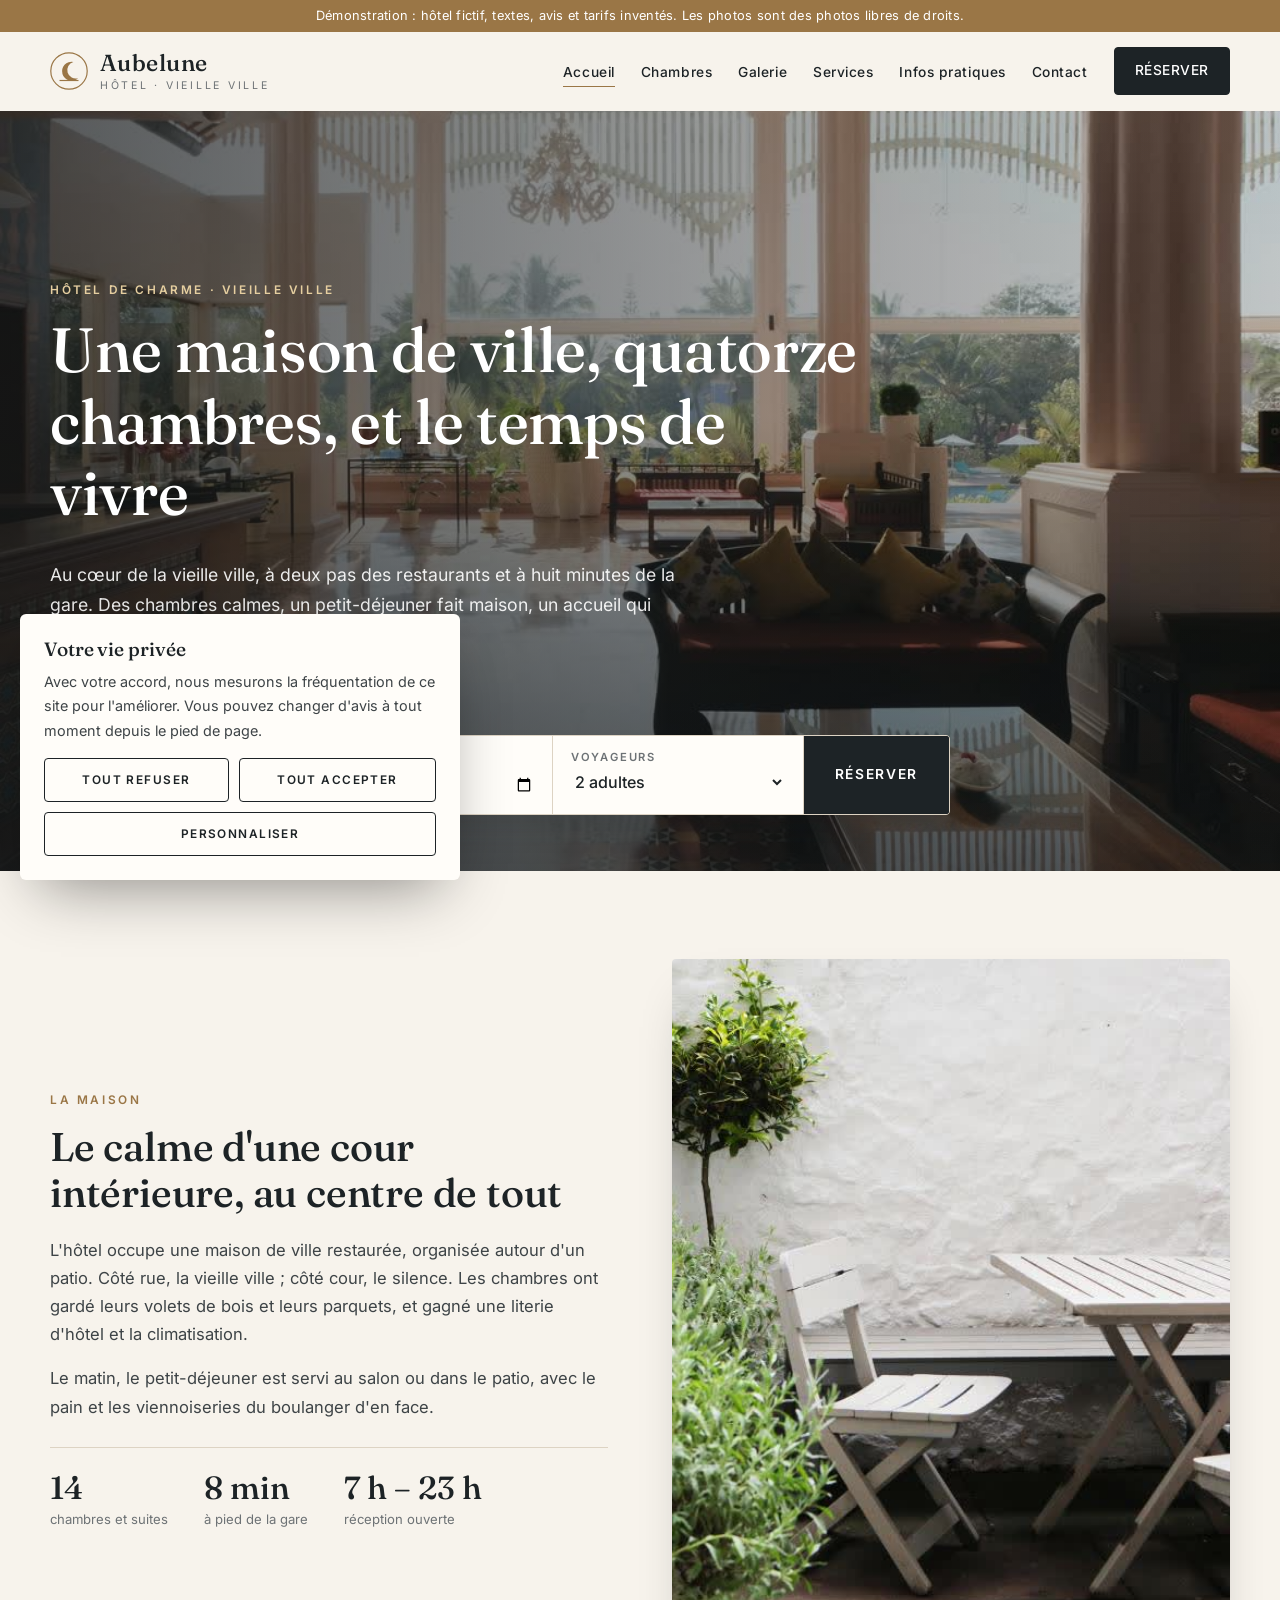
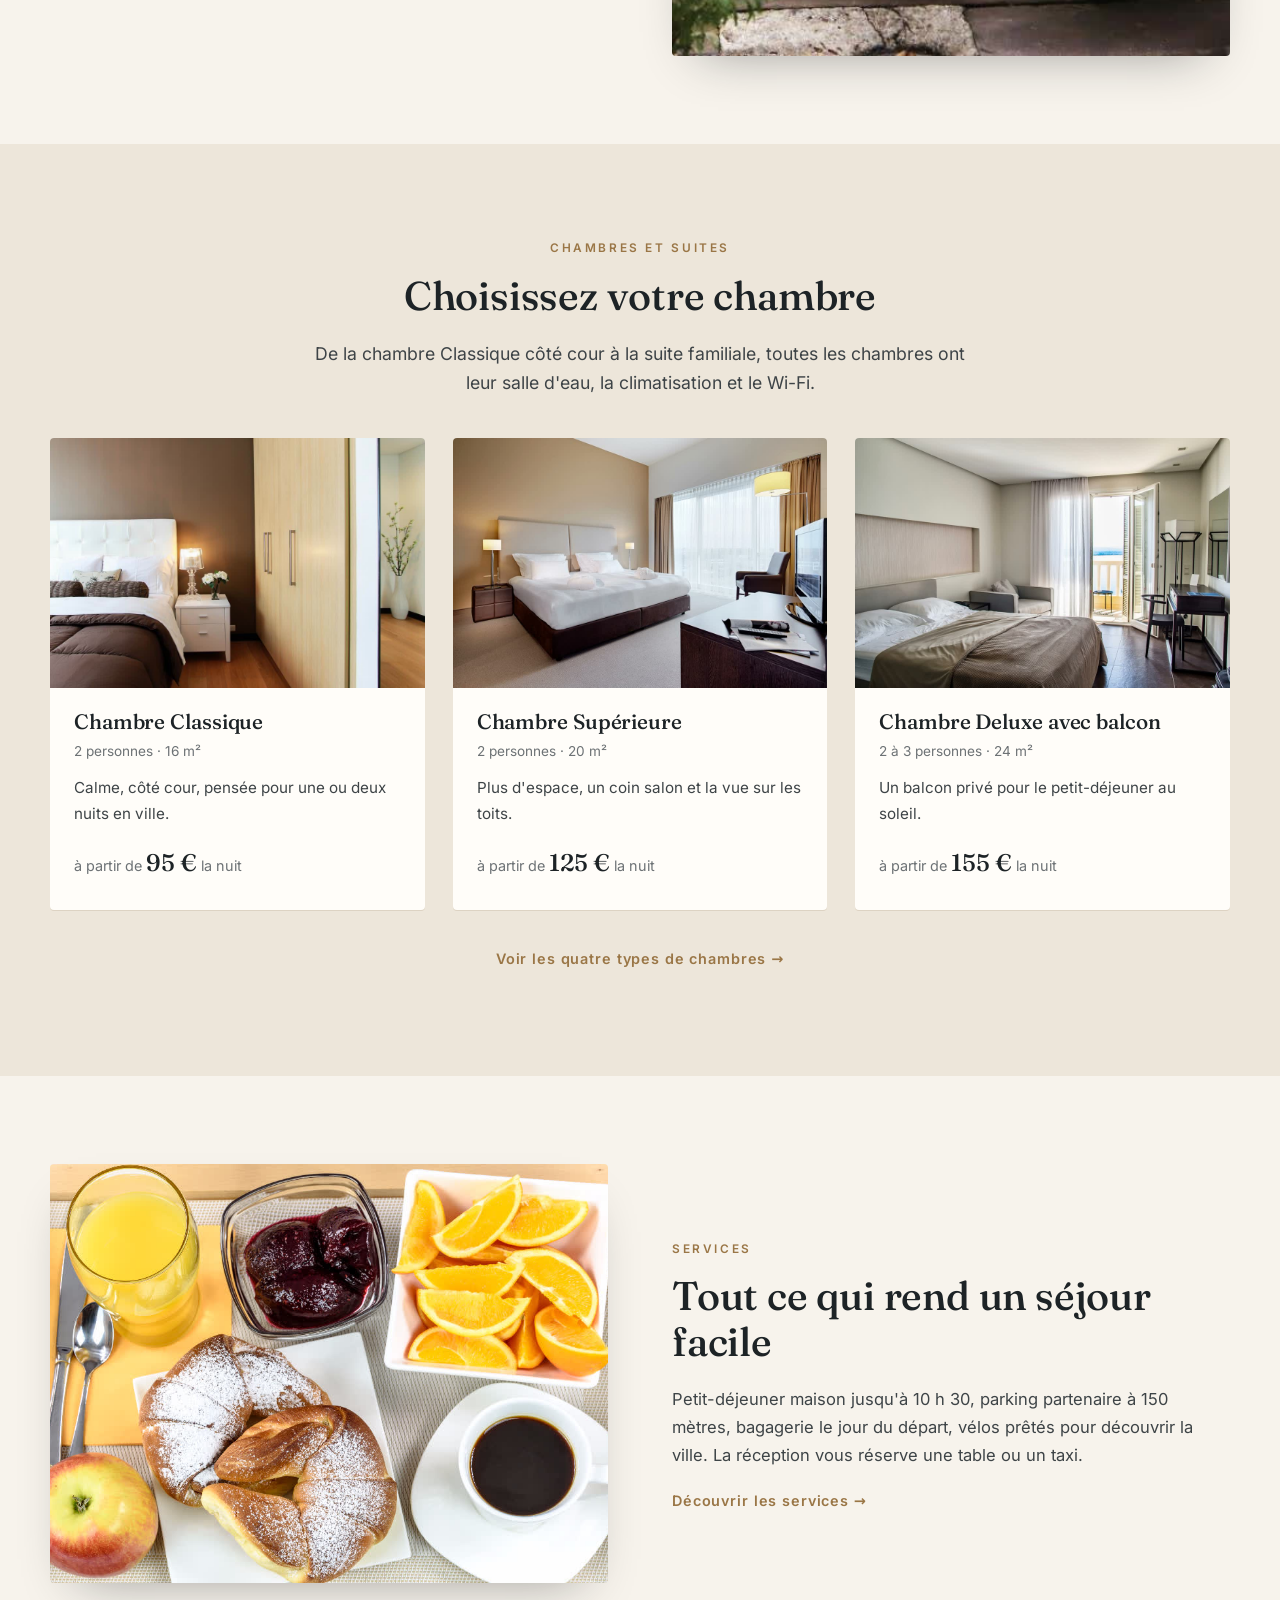
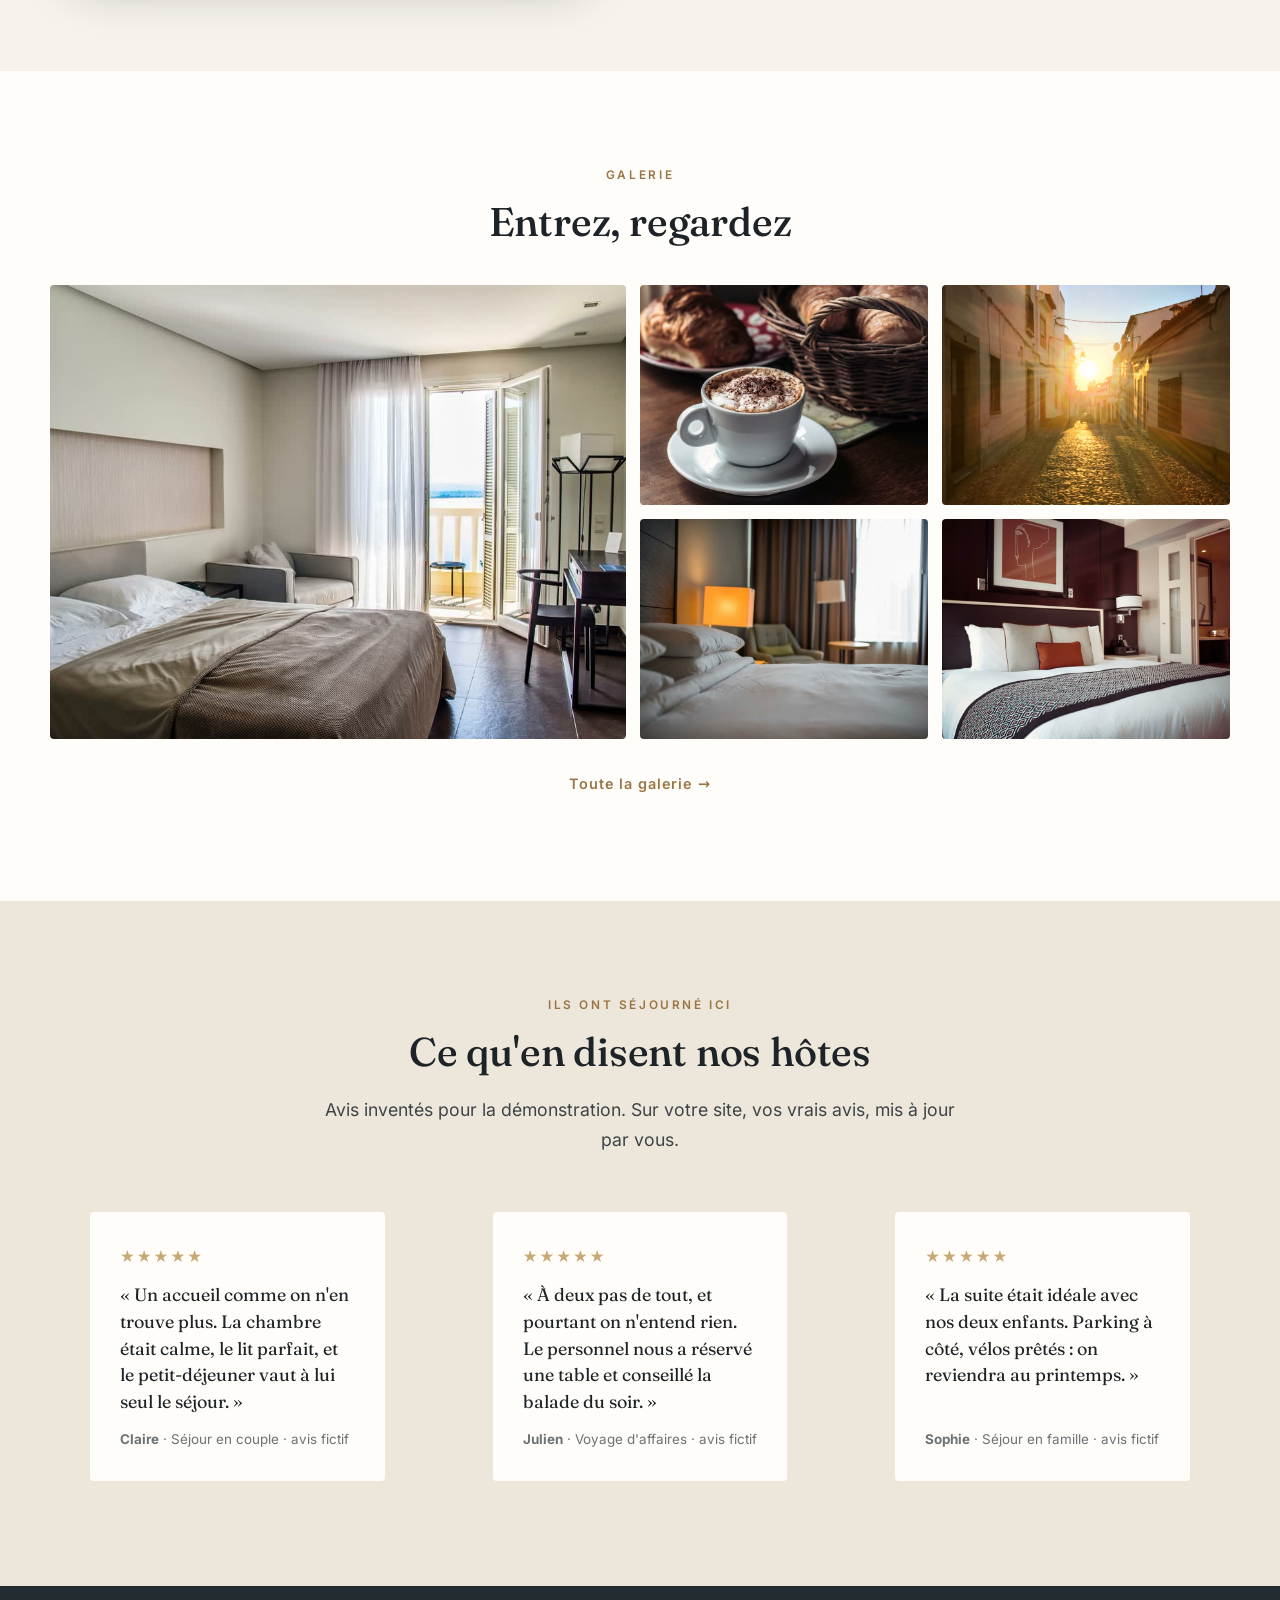
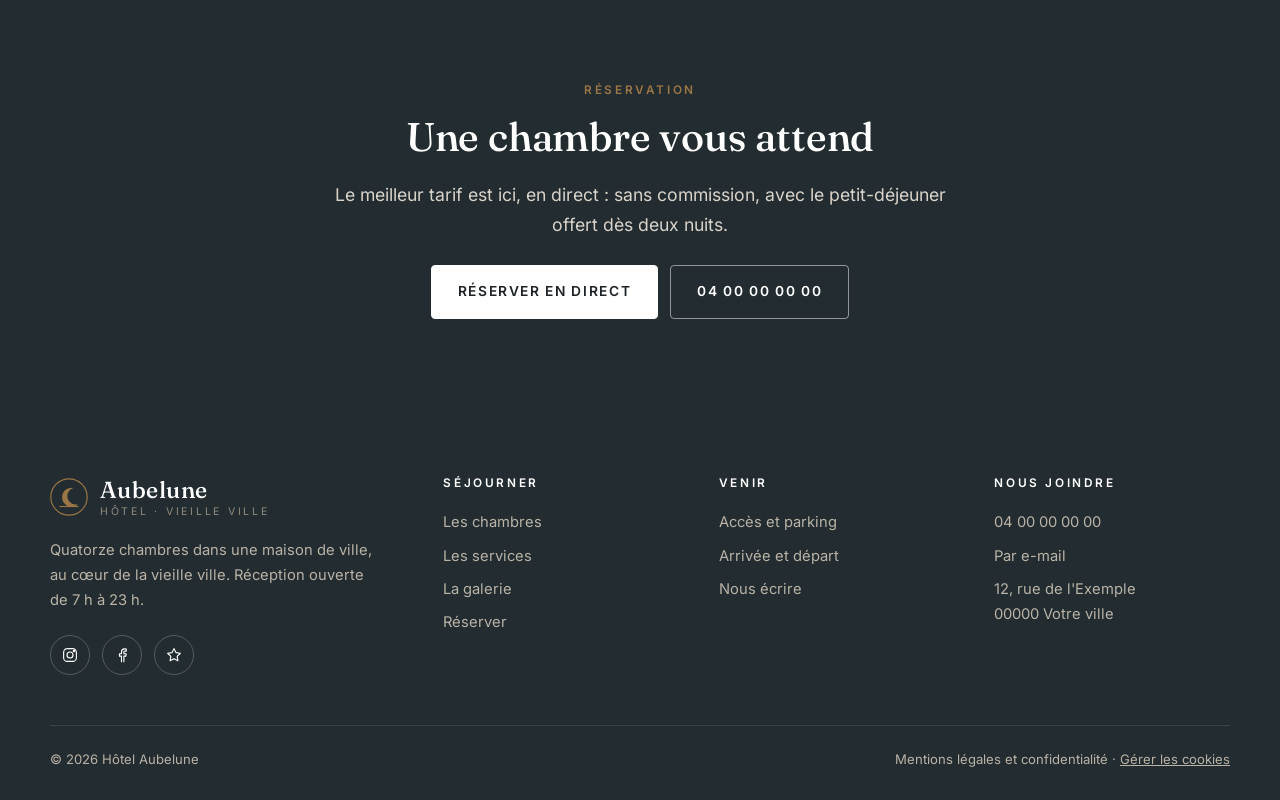
<file: index.html>
<!doctype html>
<html lang="fr">
<head>
  <meta charset="utf-8">
  <meta name="viewport" content="width=device-width, initial-scale=1">
  <title>Hôtel de charme au cœur de la vieille ville | Hôtel Aubelune</title>
  <meta name="description" content="Hôtel Aubelune : quatorze chambres dans une maison de ville, au cœur de la vieille ville. Petit-déjeuner maison, parking partenaire, réservation en direct au meilleur tarif.">
  <!-- Démonstration : hors des moteurs de recherche. Le vrai site sera indexé. -->
  <meta name="robots" content="noindex, nofollow">
  <meta property="og:type" content="website">
  <meta property="og:locale" content="fr_FR">
  <meta property="og:title" content="Hôtel de charme au cœur de la vieille ville | Hôtel Aubelune">
  <meta property="og:description" content="Hôtel Aubelune : quatorze chambres dans une maison de ville, au cœur de la vieille ville. Petit-déjeuner maison, parking partenaire, réservation en direct au meilleur tarif.">
  <meta name="theme-color" content="#232C30">
  <link rel="icon" href="data:image/svg+xml,%3Csvg%20xmlns%3D%22http%3A%2F%2Fwww.w3.org%2F2000%2Fsvg%22%20viewBox%3D%220%200%2048%2048%22%20aria-hidden%3D%22true%22%3E%3Ccircle%20cx%3D%2224%22%20cy%3D%2224%22%20r%3D%2223%22%20fill%3D%22none%22%20stroke%3D%22%239A7646%22%20stroke-width%3D%221.5%22%2F%3E%3Cpath%20d%3D%22M29.5%2012.5a12%2012%200%201%200%206%2020.5%2010%2010%200%201%201-6-20.5z%22%20fill%3D%22%239A7646%22%2F%3E%3Cpath%20d%3D%22M12%2036h24%22%20stroke%3D%22%239A7646%22%20stroke-width%3D%221.5%22%2F%3E%3C%2Fsvg%3E">
  <link rel="preload" href="assets/fonts/fraunces.woff2" as="font" type="font/woff2" crossorigin>
  <link rel="stylesheet" href="assets/style.css">
  <script type="application/ld+json">{"@context":"https://schema.org","@type":"Hotel","name":"Hôtel Aubelune","description":"Hôtel de quatorze chambres dans une maison de ville, au cœur de la vieille ville. Démonstration : hôtel fictif.","telephone":"+33400000000","email":"bonjour@hotel-aubelune.example","address":{"@type":"PostalAddress","streetAddress":"12, rue de l'Exemple","postalCode":"00000","addressLocality":"Votre ville","addressCountry":"FR"},"checkinTime":"15:00","checkoutTime":"11:00","numberOfRooms":14,"petsAllowed":true,"priceRange":"95 € – 210 € la nuit","amenityFeature":[{"@type":"LocationFeatureSpecification","name":"Wi-Fi gratuit","value":true},{"@type":"LocationFeatureSpecification","name":"Petit-déjeuner","value":true},{"@type":"LocationFeatureSpecification","name":"Parking partenaire","value":true},{"@type":"LocationFeatureSpecification","name":"Climatisation","value":true},{"@type":"LocationFeatureSpecification","name":"Bagagerie","value":true},{"@type":"LocationFeatureSpecification","name":"Prêt de vélos","value":true}],"makesOffer":[{"@type":"Offer","name":"Chambre Classique","priceCurrency":"EUR","price":95,"itemOffered":{"@type":"HotelRoom","name":"Chambre Classique"}},{"@type":"Offer","name":"Chambre Supérieure","priceCurrency":"EUR","price":125,"itemOffered":{"@type":"HotelRoom","name":"Chambre Supérieure"}},{"@type":"Offer","name":"Chambre Deluxe avec balcon","priceCurrency":"EUR","price":155,"itemOffered":{"@type":"HotelRoom","name":"Chambre Deluxe avec balcon"}},{"@type":"Offer","name":"Suite Aubelune","priceCurrency":"EUR","price":210,"itemOffered":{"@type":"HotelRoom","name":"Suite Aubelune"}}]}</script>
</head>
<body>
  <div class="bandeau-demo">Démonstration : hôtel fictif, textes, avis et tarifs inventés. Les photos sont des photos libres de droits.</div>
  <header class="entete">
    <div class="conteneur">
      <a class="marque" href="index.html" aria-label="Hôtel Aubelune, accueil"><svg viewBox="0 0 48 48" aria-hidden="true"><circle cx="24" cy="24" r="23" fill="none" stroke="#9A7646" stroke-width="1.5"/><path d="M29.5 12.5a12 12 0 1 0 6 20.5 10 10 0 1 1-6-20.5z" fill="#9A7646"/><path d="M12 36h24" stroke="#9A7646" stroke-width="1.5"/></svg><span class="marque-nom"><strong>Aubelune</strong><span>Hôtel · Vieille ville</span></span></a>
      <button class="bouton-menu" aria-label="Ouvrir le menu" aria-expanded="false" aria-controls="navigation"><span></span><span></span><span></span></button>
      <nav class="nav" id="navigation" aria-label="Navigation principale">
        <ul>
          <li><a href="index.html" aria-current="page">Accueil</a></li>
          <li><a href="chambres.html">Chambres</a></li>
          <li><a href="galerie.html">Galerie</a></li>
          <li><a href="services.html">Services</a></li>
          <li><a href="infos-pratiques.html">Infos pratiques</a></li>
          <li><a href="contact.html">Contact</a></li>
          <li><a class="bouton" href="#reserver" data-reserver>Réserver</a></li>
        </ul>
      </nav>
    </div>
  </header>
  <main>

    <section class="heros">
      <img src="assets/photos/salon.jpg" alt="Le salon de l'hôtel, ouvert sur le jardin" fetchpriority="high">
      <div class="conteneur">
        <span class="surtitre">Hôtel de charme · Vieille ville</span>
        <h1>Une maison de ville, quatorze chambres, et le temps de vivre</h1>
        <p class="intro">Au cœur de la vieille ville, à deux pas des restaurants et à huit minutes de la gare. Des chambres calmes, un petit-déjeuner fait maison, un accueil qui connaît votre prénom.</p>
        <a class="note-avis" href="#avis"><span class="etoiles" aria-hidden="true">★★★★★</span><span><strong>9,4 / 10</strong> · 312 avis de voyageurs (fictifs)</span></a>
        
          <form class="barre-resa" aria-label="Vérifier les disponibilités">
            <label>Arrivée<input type="date" name="arrivee" data-date="arrivee"></label>
            <label>Départ<input type="date" name="depart" data-date="depart"></label>
            <label>Voyageurs<select name="personnes"><option>1 adulte</option><option selected>2 adultes</option><option>2 adultes, 1 enfant</option><option>2 adultes, 2 enfants</option><option>3 adultes</option></select></label>
            <button class="bouton" type="submit" data-reserver>Réserver</button>
          </form>
      </div>
    </section>
    <section>
      <div class="conteneur duo">
        <div>
          <span class="surtitre">La maison</span>
          <h2>Le calme d'une cour intérieure, au centre de tout</h2>
          <p>L'hôtel occupe une maison de ville restaurée, organisée autour d'un patio. Côté rue, la vieille ville ; côté cour, le silence. Les chambres ont gardé leurs volets de bois et leurs parquets, et gagné une literie d'hôtel et la climatisation.</p>
          <p>Le matin, le petit-déjeuner est servi au salon ou dans le patio, avec le pain et les viennoiseries du boulanger d'en face.</p>
          <div class="chiffres"><div><strong>14</strong><span>chambres et suites</span></div><div><strong>8 min</strong><span>à pied de la gare</span></div><div><strong>7 h – 23 h</strong><span>réception ouverte</span></div></div>
        </div>
        <div class="photo haute"><img src="assets/photos/patio.jpg" alt="Tables et chaises dans le patio de l'hôtel" loading="lazy"></div>
      </div>
    </section>
    <section class="fond-lin">
      <div class="conteneur">
        <div class="centre"><span class="surtitre">Chambres et suites</span><h2>Choisissez votre chambre</h2><p class="intro">De la chambre Classique côté cour à la suite familiale, toutes les chambres ont leur salle d'eau, la climatisation et le Wi-Fi.</p></div>
        <div class="grille-chambres">
          <a class="carte-chambre" href="chambres.html#classique"><img src="assets/photos/chambre-classique.jpg" alt="Chambre Classique" loading="lazy" width="1024" height="684"><div class="corps"><h3>Chambre Classique</h3><span class="meta">2 personnes · 16 m²</span><p style="margin:6px 0 0;font-size:.95rem">Calme, côté cour, pensée pour une ou deux nuits en ville.</p><span class="prix">à partir de <strong>95 €</strong> la nuit</span></div></a>
          <a class="carte-chambre" href="chambres.html#superieure"><img src="assets/photos/chambre-superieure.jpg" alt="Chambre Supérieure" loading="lazy" width="1024" height="684"><div class="corps"><h3>Chambre Supérieure</h3><span class="meta">2 personnes · 20 m²</span><p style="margin:6px 0 0;font-size:.95rem">Plus d'espace, un coin salon et la vue sur les toits.</p><span class="prix">à partir de <strong>125 €</strong> la nuit</span></div></a>
          <a class="carte-chambre" href="chambres.html#balcon"><img src="assets/photos/chambre-balcon.jpg" alt="Chambre Deluxe avec balcon" loading="lazy" width="1024" height="684"><div class="corps"><h3>Chambre Deluxe avec balcon</h3><span class="meta">2 à 3 personnes · 24 m²</span><p style="margin:6px 0 0;font-size:.95rem">Un balcon privé pour le petit-déjeuner au soleil.</p><span class="prix">à partir de <strong>155 €</strong> la nuit</span></div></a>
        </div>
        <p class="centre" style="margin-top:34px"><a class="lien-fleche" href="chambres.html">Voir les quatre types de chambres →</a></p>
      </div>
    </section>
    <section>
      <div class="conteneur duo inverse">
        <div>
          <span class="surtitre">Services</span>
          <h2>Tout ce qui rend un séjour facile</h2>
          <p>Petit-déjeuner maison jusqu'à 10 h 30, parking partenaire à 150 mètres, bagagerie le jour du départ, vélos prêtés pour découvrir la ville. La réception vous réserve une table ou un taxi.</p>
          <a class="lien-fleche" href="services.html">Découvrir les services →</a>
        </div>
        <div class="photo"><img src="assets/photos/petit-dejeuner.jpg" alt="Petit-déjeuner servi avec café et viennoiseries" loading="lazy"></div>
      </div>
    </section>
    <section class="fond-blanc">
      <div class="conteneur">
        <div class="centre"><span class="surtitre">Galerie</span><h2>Entrez, regardez</h2></div>
        <div class="apercu-galerie">
          <a href="galerie.html"><img src="assets/photos/chambre-balcon.jpg" alt="Chambre avec balcon" loading="lazy"></a>
          <a href="galerie.html"><img src="assets/photos/cafe.jpg" alt="Café au salon" loading="lazy"></a>
          <a href="galerie.html"><img src="assets/photos/ruelle.jpg" alt="La rue de l'hôtel" loading="lazy"></a>
          <a href="galerie.html"><img src="assets/photos/chambre-detail.jpg" alt="Coin lecture d'une chambre" loading="lazy"></a>
          <a href="galerie.html"><img src="assets/photos/suite.jpg" alt="La suite" loading="lazy"></a>
        </div>
        <p class="centre" style="margin-top:30px"><a class="lien-fleche" href="galerie.html">Toute la galerie →</a></p>
      </div>
    </section>
    <section class="fond-lin" id="avis">
      <div class="conteneur">
        <div class="centre"><span class="surtitre">Ils ont séjourné ici</span><h2>Ce qu'en disent nos hôtes</h2><p class="intro">Avis inventés pour la démonstration. Sur votre site, vos vrais avis, mis à jour par vous.</p></div>
        <div class="grille-avis">
          <figure class="avis"><span class="etoiles" aria-label="5 sur 5">★★★★★</span><blockquote>« Un accueil comme on n'en trouve plus. La chambre était calme, le lit parfait, et le petit-déjeuner vaut à lui seul le séjour. »</blockquote><footer><strong>Claire</strong> · Séjour en couple · avis fictif</footer></figure>
          <figure class="avis"><span class="etoiles" aria-label="5 sur 5">★★★★★</span><blockquote>« À deux pas de tout, et pourtant on n'entend rien. Le personnel nous a réservé une table et conseillé la balade du soir. »</blockquote><footer><strong>Julien</strong> · Voyage d'affaires · avis fictif</footer></figure>
          <figure class="avis"><span class="etoiles" aria-label="5 sur 5">★★★★★</span><blockquote>« La suite était idéale avec nos deux enfants. Parking à côté, vélos prêtés : on reviendra au printemps. »</blockquote><footer><strong>Sophie</strong> · Séjour en famille · avis fictif</footer></figure>
        </div>
      </div>
    </section>
    
    <section class="fond-nuit appel">
      <div class="conteneur">
        <span class="surtitre">Réservation</span>
        <h2>Une chambre vous attend</h2>
        <p class="intro" style="margin-inline:auto">Le meilleur tarif est ici, en direct : sans commission, avec le petit-déjeuner offert dès deux nuits.</p>
        <div class="boutons"><a class="bouton bouton-clair" href="#reserver" data-reserver>Réserver en direct</a><a class="bouton bouton-ligne" style="color:#fff;border-color:rgba(255,255,255,.5)" href="tel:+33400000000">04 00 00 00 00</a></div>
      </div>
    </section>
  </main>
  <footer class="pied">
    <div class="conteneur">
      <div class="grille">
        <div>
          <a class="marque" href="index.html" aria-label="Accueil"><svg viewBox="0 0 48 48" aria-hidden="true"><circle cx="24" cy="24" r="23" fill="none" stroke="#9A7646" stroke-width="1.5"/><path d="M29.5 12.5a12 12 0 1 0 6 20.5 10 10 0 1 1-6-20.5z" fill="#9A7646"/><path d="M12 36h24" stroke="#9A7646" stroke-width="1.5"/></svg><span class="marque-nom"><strong>Aubelune</strong><span>Hôtel · Vieille ville</span></span></a>
          <p style="margin-top:20px;max-width:330px">Quatorze chambres dans une maison de ville, au cœur de la vieille ville. Réception ouverte de 7 h à 23 h.</p>
          <div class="reseaux">
            <a href="#" aria-label="Instagram de l'hôtel (lien à brancher)" title="Instagram : lien vers votre compte"><svg viewBox="0 0 24 24" fill="none" stroke="currentColor" stroke-width="1.5" stroke-linecap="round" stroke-linejoin="round" aria-hidden="true"><rect x="3.5" y="3.5" width="17" height="17" rx="5"/><circle cx="12" cy="12" r="4"/><circle cx="17.3" cy="6.7" r=".9" fill="currentColor"/></svg></a>
            <a href="#" aria-label="Facebook de l'hôtel (lien à brancher)" title="Facebook : lien vers votre page"><svg viewBox="0 0 24 24" fill="none" stroke="currentColor" stroke-width="1.5" stroke-linecap="round" stroke-linejoin="round" aria-hidden="true"><path d="M14.5 21v-7.5h2.7l.4-3.2h-3.1V8.4c0-.9.3-1.6 1.6-1.6h1.6V4a21 21 0 0 0-2.4-.1c-2.4 0-4 1.4-4 4.1v2.3H8.6v3.2h2.7V21"/></svg></a>
            <a href="#" aria-label="Avis des clients (lien à brancher)" title="Avis : lien vers votre fiche Google"><svg viewBox="0 0 24 24" fill="none" stroke="currentColor" stroke-width="1.5" stroke-linecap="round" stroke-linejoin="round" aria-hidden="true"><path d="M12 3.5l2.6 5.3 5.9.9-4.3 4.1 1 5.8L12 16.9l-5.2 2.7 1-5.8-4.3-4.1 5.9-.9z"/></svg></a>
          </div>
        </div>
        <div>
          <h4>Séjourner</h4>
          <ul><li><a href="chambres.html">Les chambres</a></li><li><a href="services.html">Les services</a></li><li><a href="galerie.html">La galerie</a></li><li><a href="#reserver" data-reserver>Réserver</a></li></ul>
        </div>
        <div>
          <h4>Venir</h4>
          <ul><li><a href="infos-pratiques.html">Accès et parking</a></li><li><a href="infos-pratiques.html#horaires">Arrivée et départ</a></li><li><a href="contact.html">Nous écrire</a></li></ul>
        </div>
        <div>
          <h4>Nous joindre</h4>
          <ul><li><a href="tel:+33400000000">04 00 00 00 00</a></li><li><a href="mailto:bonjour@hotel-aubelune.example">Par e-mail</a></li><li>12, rue de l'Exemple<br>00000 Votre ville</li></ul>
        </div>
      </div>
      <div class="pied-bas">
        <span>© <span data-annee>2026</span> Hôtel Aubelune</span>
        <span><a href="mentions-legales.html">Mentions légales et confidentialité</a> · <button class="lien-bouton" data-gerer-cookies>Gérer les cookies</button></span>
      </div>
    </div>
  </footer>
  <div class="barre-mobile">
    <a class="bouton bouton-ligne" href="tel:+33400000000">Appeler</a>
    <a class="bouton" href="#reserver" data-reserver>Réserver</a>
  </div>
  <dialog class="moteur" id="moteur" aria-labelledby="moteur-titre">
    <div class="moteur-entete"><strong id="moteur-titre">Réserver votre séjour</strong><button class="fermer-moteur" aria-label="Fermer">×</button></div>
    <div class="moteur-corps">
      <span class="etiquette-fictif">Moteur de réservation fictif</span>
      <form>
        <div class="moteur-champs">
          <label>Arrivée<input type="date" name="arrivee" data-date="arrivee" required></label>
          <label>Départ<input type="date" name="depart" data-date="depart" required></label>
          <label>Voyageurs<select name="personnes"><option>1 adulte</option><option selected>2 adultes</option><option>2 adultes, 1 enfant</option><option>2 adultes, 2 enfants</option><option>3 adultes</option></select></label>
        </div>
        <label class="visually-hidden" for="moteur-chambre">Chambre</label>
        <select id="moteur-chambre" name="chambre" class="visually-hidden"><option value="">Toutes les chambres</option><option value="classique">Chambre Classique</option><option value="superieure">Chambre Supérieure</option><option value="balcon">Chambre Deluxe avec balcon</option><option value="suite">Suite Aubelune</option></select>
        <button class="bouton" type="submit" style="width:100%">Voir les disponibilités</button>
      </form>
      <p class="resultat-moteur" role="status" aria-live="polite"></p>
      <div class="branchement"><strong>Ici se branche votre moteur de réservation.</strong> Celui que vous utilisez déjà (le module de votre gestionnaire de chambres ou de votre channel manager) ou un nouveau : ce bouton l'ouvre avec les dates choisies, et vos disponibilités restent à jour partout.</div>
    </div>
  </dialog>
  <div class="cookies" role="dialog" aria-labelledby="cookies-titre">
    <h2 id="cookies-titre">Votre vie privée</h2>
    <p>Avec votre accord, nous mesurons la fréquentation de ce site pour l'améliorer. Vous pouvez changer d'avis à tout moment depuis le pied de page.</p>
    <div class="cookies-actions">
      <button class="bouton bouton-ligne" data-cookies="refuser">Tout refuser</button>
      <button class="bouton bouton-ligne" data-cookies="accepter">Tout accepter</button>
      <button class="bouton bouton-ligne" data-cookies="personnaliser">Personnaliser</button>
    </div>
    <div class="cookies-detail">
      <div class="categorie"><div><strong>Nécessaires</strong><span>Mémorisent votre choix pendant six mois. Toujours actifs.</span></div><input type="checkbox" class="interrupteur" checked disabled aria-label="Cookies nécessaires, toujours actifs"></div>
      <div class="categorie"><div><strong>Mesure d'audience</strong><span>Statistiques de fréquentation, sans publicité ni revente.</span></div><input type="checkbox" class="interrupteur" id="mesure-audience" aria-label="Mesure d'audience"></div>
      <div class="cookies-actions"><button class="bouton" data-cookies="enregistrer">Enregistrer mes choix</button></div>
    </div>
  </div>
  <script src="assets/site.js" defer></script>
</body>
</html>
</file>
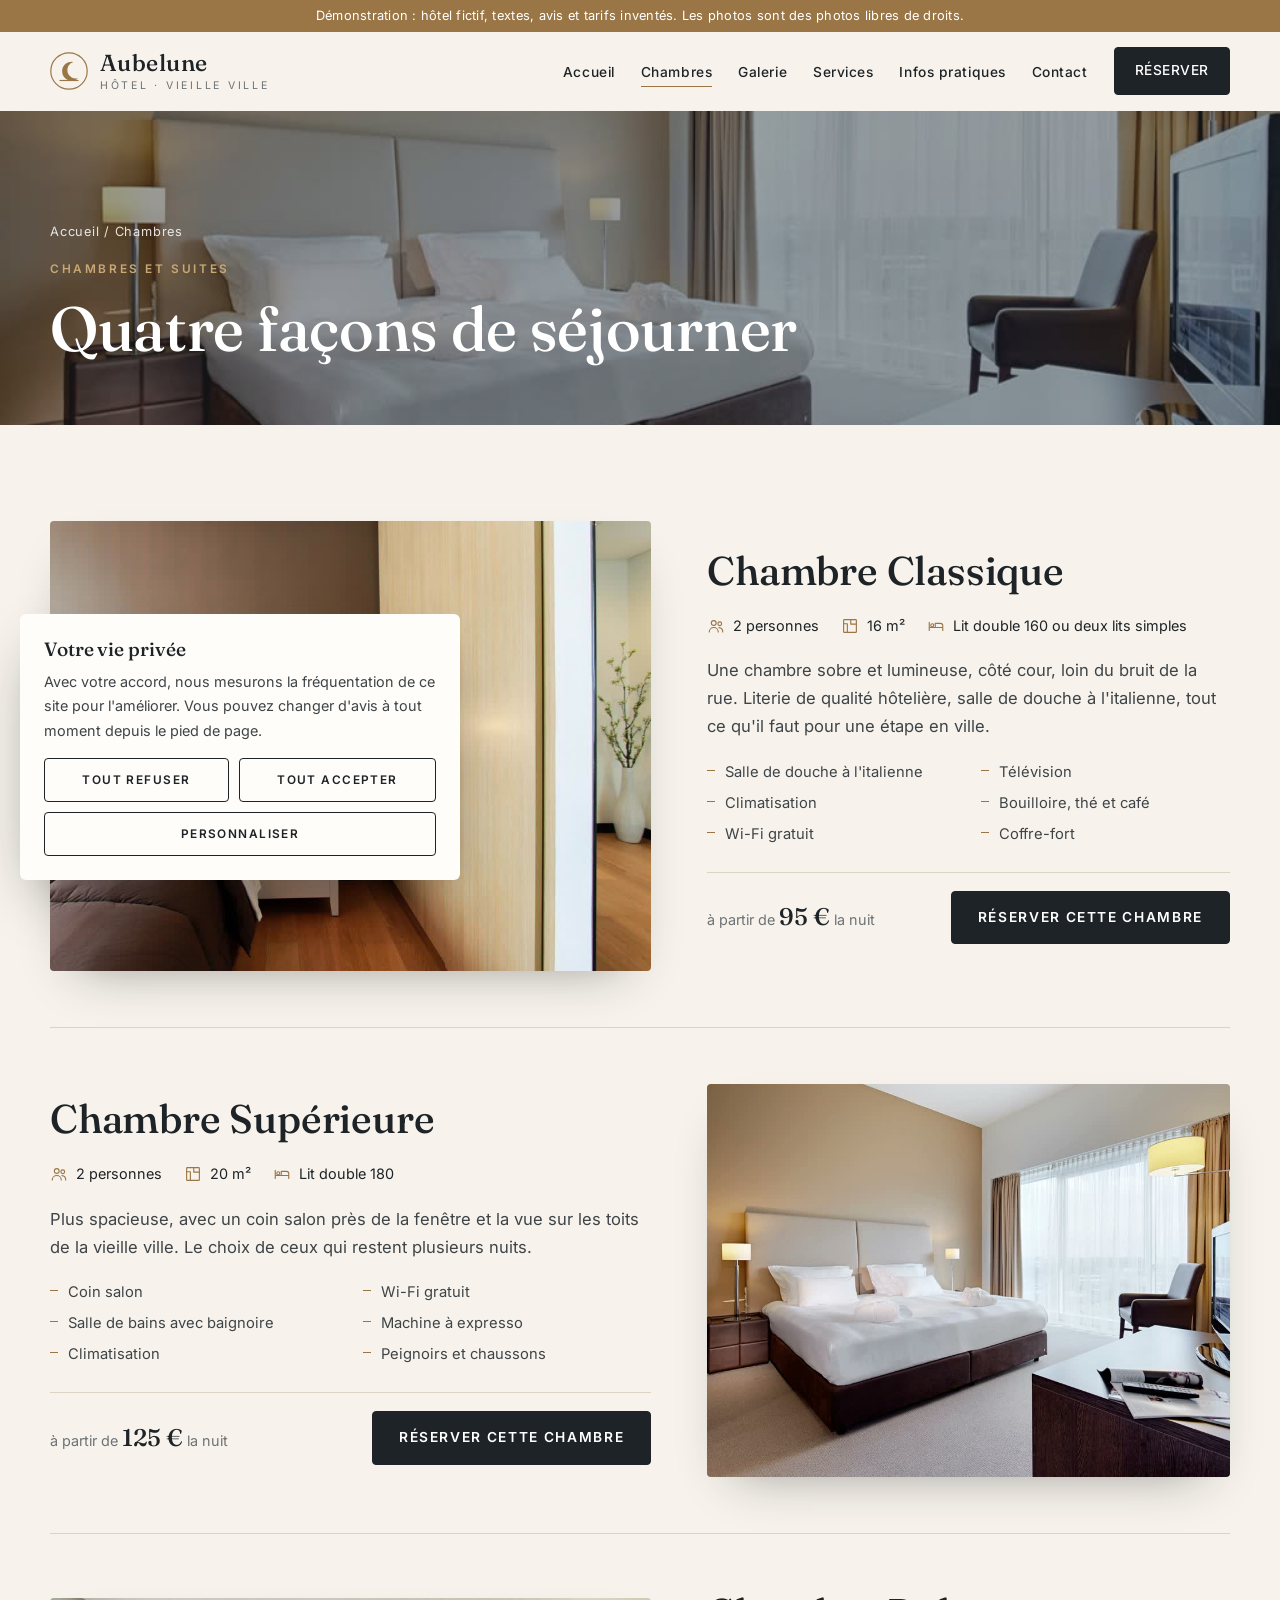
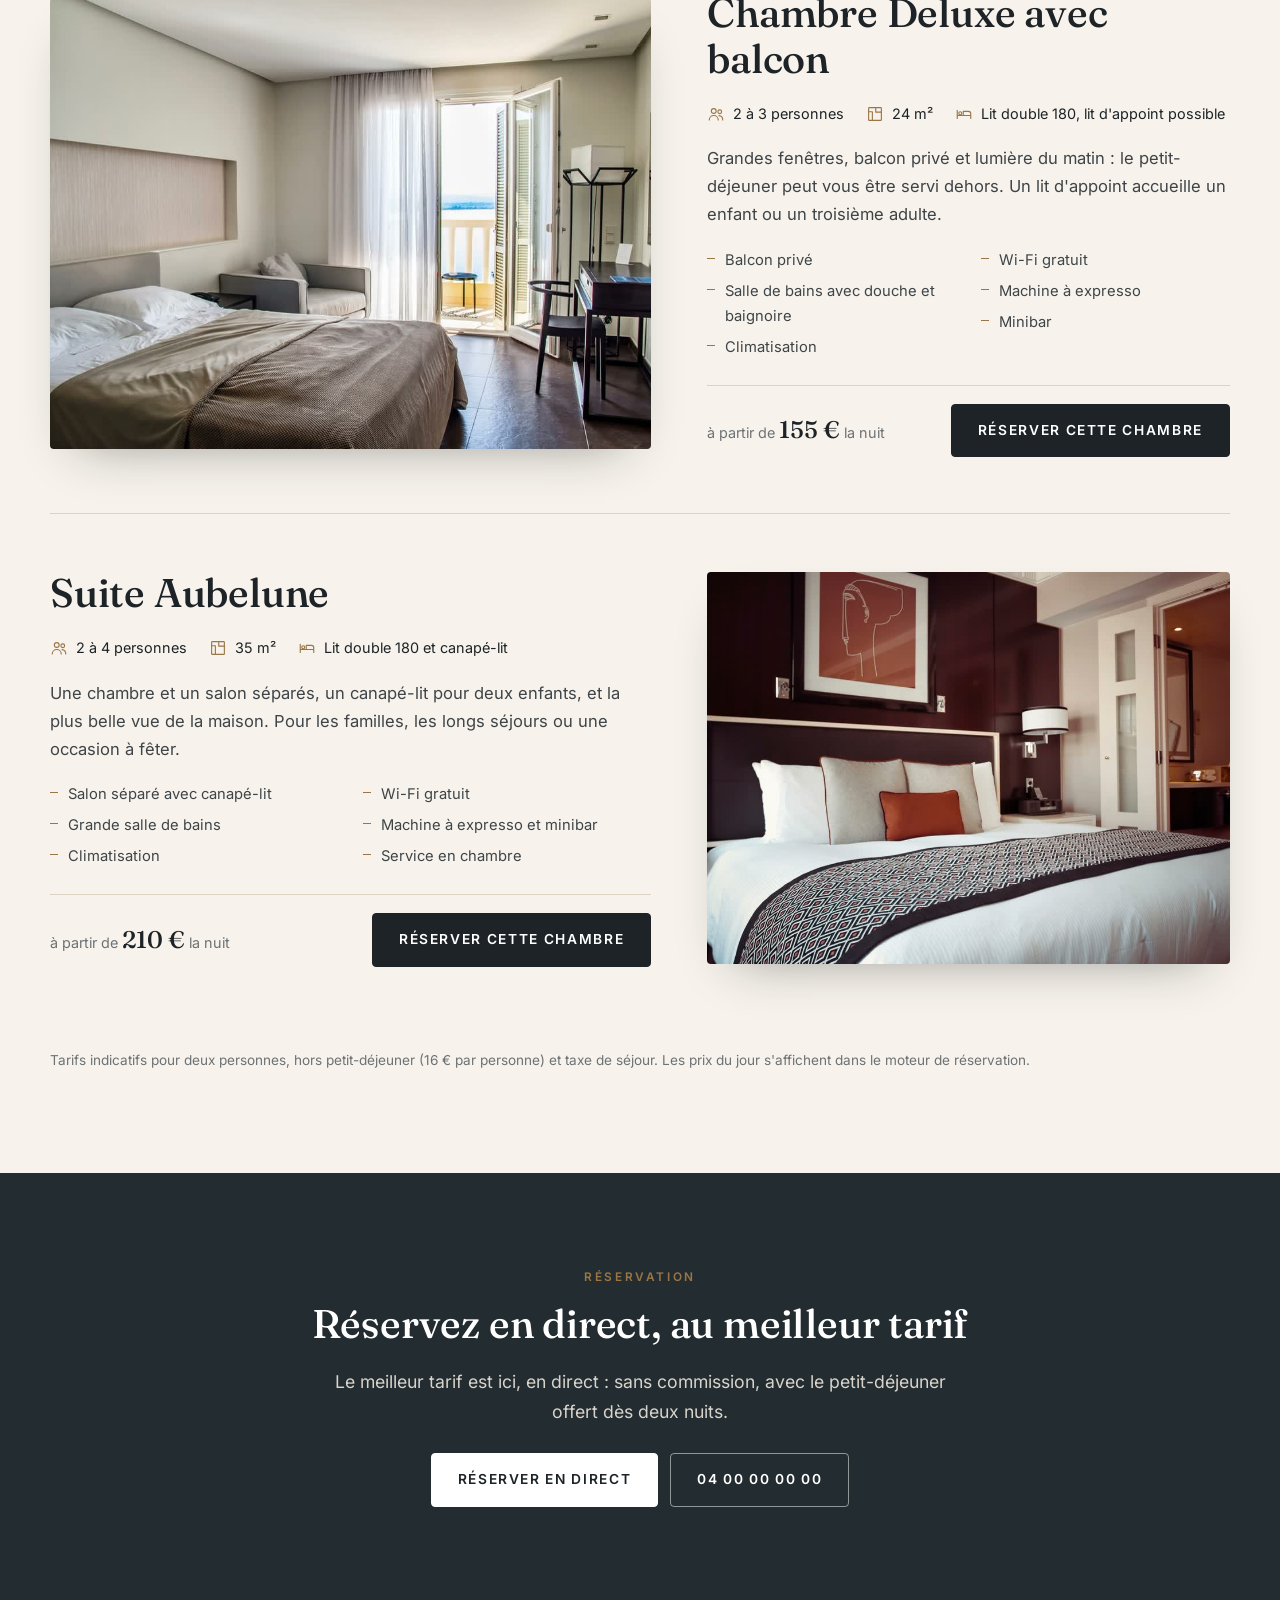
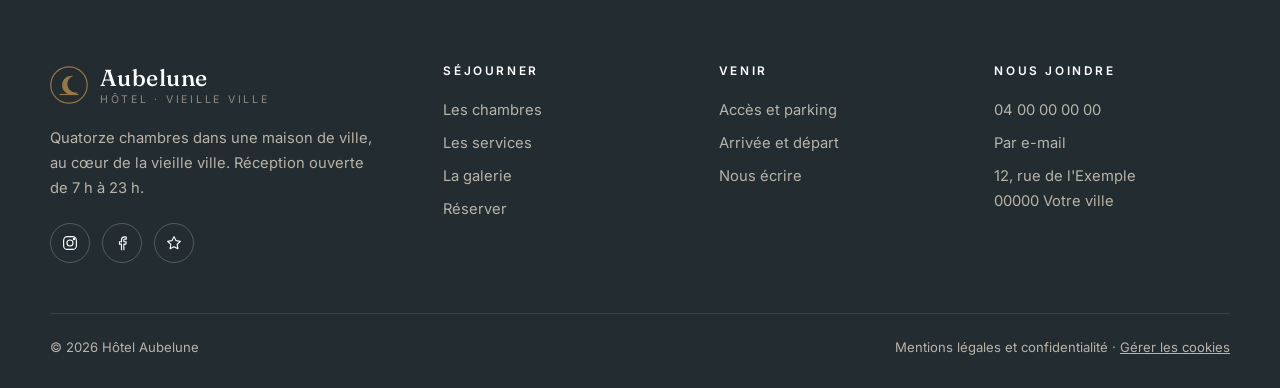
<file: chambres.html>
<!doctype html>
<html lang="fr">
<head>
  <meta charset="utf-8">
  <meta name="viewport" content="width=device-width, initial-scale=1">
  <title>Chambres et suites, à partir de 95 € la nuit | Hôtel Aubelune</title>
  <meta name="description" content="Quatre types de chambres à l'Hôtel Aubelune : Classique, Supérieure, Deluxe avec balcon et Suite familiale. Capacité, équipements et tarifs à partir de 95 € la nuit.">
  <!-- Démonstration : hors des moteurs de recherche. Le vrai site sera indexé. -->
  <meta name="robots" content="noindex, nofollow">
  <meta property="og:type" content="website">
  <meta property="og:locale" content="fr_FR">
  <meta property="og:title" content="Chambres et suites, à partir de 95 € la nuit | Hôtel Aubelune">
  <meta property="og:description" content="Quatre types de chambres à l'Hôtel Aubelune : Classique, Supérieure, Deluxe avec balcon et Suite familiale. Capacité, équipements et tarifs à partir de 95 € la nuit.">
  <meta name="theme-color" content="#232C30">
  <link rel="icon" href="data:image/svg+xml,%3Csvg%20xmlns%3D%22http%3A%2F%2Fwww.w3.org%2F2000%2Fsvg%22%20viewBox%3D%220%200%2048%2048%22%20aria-hidden%3D%22true%22%3E%3Ccircle%20cx%3D%2224%22%20cy%3D%2224%22%20r%3D%2223%22%20fill%3D%22none%22%20stroke%3D%22%239A7646%22%20stroke-width%3D%221.5%22%2F%3E%3Cpath%20d%3D%22M29.5%2012.5a12%2012%200%201%200%206%2020.5%2010%2010%200%201%201-6-20.5z%22%20fill%3D%22%239A7646%22%2F%3E%3Cpath%20d%3D%22M12%2036h24%22%20stroke%3D%22%239A7646%22%20stroke-width%3D%221.5%22%2F%3E%3C%2Fsvg%3E">
  <link rel="preload" href="assets/fonts/fraunces.woff2" as="font" type="font/woff2" crossorigin>
  <link rel="stylesheet" href="assets/style.css">
</head>
<body>
  <div class="bandeau-demo">Démonstration : hôtel fictif, textes, avis et tarifs inventés. Les photos sont des photos libres de droits.</div>
  <header class="entete">
    <div class="conteneur">
      <a class="marque" href="index.html" aria-label="Hôtel Aubelune, accueil"><svg viewBox="0 0 48 48" aria-hidden="true"><circle cx="24" cy="24" r="23" fill="none" stroke="#9A7646" stroke-width="1.5"/><path d="M29.5 12.5a12 12 0 1 0 6 20.5 10 10 0 1 1-6-20.5z" fill="#9A7646"/><path d="M12 36h24" stroke="#9A7646" stroke-width="1.5"/></svg><span class="marque-nom"><strong>Aubelune</strong><span>Hôtel · Vieille ville</span></span></a>
      <button class="bouton-menu" aria-label="Ouvrir le menu" aria-expanded="false" aria-controls="navigation"><span></span><span></span><span></span></button>
      <nav class="nav" id="navigation" aria-label="Navigation principale">
        <ul>
          <li><a href="index.html">Accueil</a></li>
          <li><a href="chambres.html" aria-current="page">Chambres</a></li>
          <li><a href="galerie.html">Galerie</a></li>
          <li><a href="services.html">Services</a></li>
          <li><a href="infos-pratiques.html">Infos pratiques</a></li>
          <li><a href="contact.html">Contact</a></li>
          <li><a class="bouton" href="#reserver" data-reserver>Réserver</a></li>
        </ul>
      </nav>
    </div>
  </header>
  <main>

    <section class="page-titre">
      <img src="assets/photos/chambre-superieure.jpg" alt="" fetchpriority="high">
      <div class="conteneur"><p class="fil"><a href="index.html">Accueil</a> / Chambres</p><span class="surtitre">Chambres et suites</span><h1>Quatre façons de séjourner</h1></div>
    </section>
    <section style="padding-top:40px">
      <div class="conteneur">
        
        <article class="chambre" id="classique">
          <div class="photo"><img src="assets/photos/chambre-classique.jpg" alt="Chambre Classique" loading="lazy" width="1024" height="684"></div>
          <div>
            <h2>Chambre Classique</h2>
            <div class="caracteristiques"><span><svg viewBox="0 0 24 24" fill="none" stroke="currentColor" stroke-width="1.5" stroke-linecap="round" stroke-linejoin="round" aria-hidden="true"><circle cx="9" cy="8" r="3.2"/><path d="M3 20c0-3.3 2.7-6 6-6s6 2.7 6 6"/><circle cx="17" cy="9" r="2.5"/><path d="M16 14.2c2.9.3 5 2.6 5 5.8"/></svg>2 personnes</span><span><svg viewBox="0 0 24 24" fill="none" stroke="currentColor" stroke-width="1.5" stroke-linecap="round" stroke-linejoin="round" aria-hidden="true"><rect x="3.5" y="3.5" width="17" height="17" rx="1"/><path d="M3.5 9h5v11.5M13 3.5v6h7.5"/></svg>16 m²</span><span><svg viewBox="0 0 24 24" fill="none" stroke="currentColor" stroke-width="1.5" stroke-linecap="round" stroke-linejoin="round" aria-hidden="true"><path d="M3 18V7M3 14h18v4M21 14v-2.5a3 3 0 0 0-3-3h-7v5.5"/><circle cx="7" cy="11" r="2"/></svg>Lit double 160 ou deux lits simples</span></div>
            <p>Une chambre sobre et lumineuse, côté cour, loin du bruit de la rue. Literie de qualité hôtelière, salle de douche à l'italienne, tout ce qu'il faut pour une étape en ville.</p>
            <ul class="equipements"><li>Salle de douche à l'italienne</li><li>Climatisation</li><li>Wi-Fi gratuit</li><li>Télévision</li><li>Bouilloire, thé et café</li><li>Coffre-fort</li></ul>
            <div class="pied-chambre"><span class="prix">à partir de <strong>95 €</strong> la nuit</span><a class="bouton" href="#reserver" data-reserver data-chambre="classique">Réserver cette chambre</a></div>
          </div>
        </article>
        <article class="chambre" id="superieure">
          <div class="photo"><img src="assets/photos/chambre-superieure.jpg" alt="Chambre Supérieure" loading="lazy" width="1024" height="684"></div>
          <div>
            <h2>Chambre Supérieure</h2>
            <div class="caracteristiques"><span><svg viewBox="0 0 24 24" fill="none" stroke="currentColor" stroke-width="1.5" stroke-linecap="round" stroke-linejoin="round" aria-hidden="true"><circle cx="9" cy="8" r="3.2"/><path d="M3 20c0-3.3 2.7-6 6-6s6 2.7 6 6"/><circle cx="17" cy="9" r="2.5"/><path d="M16 14.2c2.9.3 5 2.6 5 5.8"/></svg>2 personnes</span><span><svg viewBox="0 0 24 24" fill="none" stroke="currentColor" stroke-width="1.5" stroke-linecap="round" stroke-linejoin="round" aria-hidden="true"><rect x="3.5" y="3.5" width="17" height="17" rx="1"/><path d="M3.5 9h5v11.5M13 3.5v6h7.5"/></svg>20 m²</span><span><svg viewBox="0 0 24 24" fill="none" stroke="currentColor" stroke-width="1.5" stroke-linecap="round" stroke-linejoin="round" aria-hidden="true"><path d="M3 18V7M3 14h18v4M21 14v-2.5a3 3 0 0 0-3-3h-7v5.5"/><circle cx="7" cy="11" r="2"/></svg>Lit double 180</span></div>
            <p>Plus spacieuse, avec un coin salon près de la fenêtre et la vue sur les toits de la vieille ville. Le choix de ceux qui restent plusieurs nuits.</p>
            <ul class="equipements"><li>Coin salon</li><li>Salle de bains avec baignoire</li><li>Climatisation</li><li>Wi-Fi gratuit</li><li>Machine à expresso</li><li>Peignoirs et chaussons</li></ul>
            <div class="pied-chambre"><span class="prix">à partir de <strong>125 €</strong> la nuit</span><a class="bouton" href="#reserver" data-reserver data-chambre="superieure">Réserver cette chambre</a></div>
          </div>
        </article>
        <article class="chambre" id="balcon">
          <div class="photo"><img src="assets/photos/chambre-balcon.jpg" alt="Chambre Deluxe avec balcon" loading="lazy" width="1024" height="684"></div>
          <div>
            <h2>Chambre Deluxe avec balcon</h2>
            <div class="caracteristiques"><span><svg viewBox="0 0 24 24" fill="none" stroke="currentColor" stroke-width="1.5" stroke-linecap="round" stroke-linejoin="round" aria-hidden="true"><circle cx="9" cy="8" r="3.2"/><path d="M3 20c0-3.3 2.7-6 6-6s6 2.7 6 6"/><circle cx="17" cy="9" r="2.5"/><path d="M16 14.2c2.9.3 5 2.6 5 5.8"/></svg>2 à 3 personnes</span><span><svg viewBox="0 0 24 24" fill="none" stroke="currentColor" stroke-width="1.5" stroke-linecap="round" stroke-linejoin="round" aria-hidden="true"><rect x="3.5" y="3.5" width="17" height="17" rx="1"/><path d="M3.5 9h5v11.5M13 3.5v6h7.5"/></svg>24 m²</span><span><svg viewBox="0 0 24 24" fill="none" stroke="currentColor" stroke-width="1.5" stroke-linecap="round" stroke-linejoin="round" aria-hidden="true"><path d="M3 18V7M3 14h18v4M21 14v-2.5a3 3 0 0 0-3-3h-7v5.5"/><circle cx="7" cy="11" r="2"/></svg>Lit double 180, lit d'appoint possible</span></div>
            <p>Grandes fenêtres, balcon privé et lumière du matin : le petit-déjeuner peut vous être servi dehors. Un lit d'appoint accueille un enfant ou un troisième adulte.</p>
            <ul class="equipements"><li>Balcon privé</li><li>Salle de bains avec douche et baignoire</li><li>Climatisation</li><li>Wi-Fi gratuit</li><li>Machine à expresso</li><li>Minibar</li></ul>
            <div class="pied-chambre"><span class="prix">à partir de <strong>155 €</strong> la nuit</span><a class="bouton" href="#reserver" data-reserver data-chambre="balcon">Réserver cette chambre</a></div>
          </div>
        </article>
        <article class="chambre" id="suite">
          <div class="photo"><img src="assets/photos/suite.jpg" alt="Suite Aubelune" loading="lazy" width="1024" height="684"></div>
          <div>
            <h2>Suite Aubelune</h2>
            <div class="caracteristiques"><span><svg viewBox="0 0 24 24" fill="none" stroke="currentColor" stroke-width="1.5" stroke-linecap="round" stroke-linejoin="round" aria-hidden="true"><circle cx="9" cy="8" r="3.2"/><path d="M3 20c0-3.3 2.7-6 6-6s6 2.7 6 6"/><circle cx="17" cy="9" r="2.5"/><path d="M16 14.2c2.9.3 5 2.6 5 5.8"/></svg>2 à 4 personnes</span><span><svg viewBox="0 0 24 24" fill="none" stroke="currentColor" stroke-width="1.5" stroke-linecap="round" stroke-linejoin="round" aria-hidden="true"><rect x="3.5" y="3.5" width="17" height="17" rx="1"/><path d="M3.5 9h5v11.5M13 3.5v6h7.5"/></svg>35 m²</span><span><svg viewBox="0 0 24 24" fill="none" stroke="currentColor" stroke-width="1.5" stroke-linecap="round" stroke-linejoin="round" aria-hidden="true"><path d="M3 18V7M3 14h18v4M21 14v-2.5a3 3 0 0 0-3-3h-7v5.5"/><circle cx="7" cy="11" r="2"/></svg>Lit double 180 et canapé-lit</span></div>
            <p>Une chambre et un salon séparés, un canapé-lit pour deux enfants, et la plus belle vue de la maison. Pour les familles, les longs séjours ou une occasion à fêter.</p>
            <ul class="equipements"><li>Salon séparé avec canapé-lit</li><li>Grande salle de bains</li><li>Climatisation</li><li>Wi-Fi gratuit</li><li>Machine à expresso et minibar</li><li>Service en chambre</li></ul>
            <div class="pied-chambre"><span class="prix">à partir de <strong>210 €</strong> la nuit</span><a class="bouton" href="#reserver" data-reserver data-chambre="suite">Réserver cette chambre</a></div>
          </div>
        </article>
        <p class="note-tarifs">Tarifs indicatifs pour deux personnes, hors petit-déjeuner (16 € par personne) et taxe de séjour. Les prix du jour s'affichent dans le moteur de réservation.</p>
      </div>
    </section>
    
    <section class="fond-nuit appel">
      <div class="conteneur">
        <span class="surtitre">Réservation</span>
        <h2>Réservez en direct, au meilleur tarif</h2>
        <p class="intro" style="margin-inline:auto">Le meilleur tarif est ici, en direct : sans commission, avec le petit-déjeuner offert dès deux nuits.</p>
        <div class="boutons"><a class="bouton bouton-clair" href="#reserver" data-reserver>Réserver en direct</a><a class="bouton bouton-ligne" style="color:#fff;border-color:rgba(255,255,255,.5)" href="tel:+33400000000">04 00 00 00 00</a></div>
      </div>
    </section>
  </main>
  <footer class="pied">
    <div class="conteneur">
      <div class="grille">
        <div>
          <a class="marque" href="index.html" aria-label="Accueil"><svg viewBox="0 0 48 48" aria-hidden="true"><circle cx="24" cy="24" r="23" fill="none" stroke="#9A7646" stroke-width="1.5"/><path d="M29.5 12.5a12 12 0 1 0 6 20.5 10 10 0 1 1-6-20.5z" fill="#9A7646"/><path d="M12 36h24" stroke="#9A7646" stroke-width="1.5"/></svg><span class="marque-nom"><strong>Aubelune</strong><span>Hôtel · Vieille ville</span></span></a>
          <p style="margin-top:20px;max-width:330px">Quatorze chambres dans une maison de ville, au cœur de la vieille ville. Réception ouverte de 7 h à 23 h.</p>
          <div class="reseaux">
            <a href="#" aria-label="Instagram de l'hôtel (lien à brancher)" title="Instagram : lien vers votre compte"><svg viewBox="0 0 24 24" fill="none" stroke="currentColor" stroke-width="1.5" stroke-linecap="round" stroke-linejoin="round" aria-hidden="true"><rect x="3.5" y="3.5" width="17" height="17" rx="5"/><circle cx="12" cy="12" r="4"/><circle cx="17.3" cy="6.7" r=".9" fill="currentColor"/></svg></a>
            <a href="#" aria-label="Facebook de l'hôtel (lien à brancher)" title="Facebook : lien vers votre page"><svg viewBox="0 0 24 24" fill="none" stroke="currentColor" stroke-width="1.5" stroke-linecap="round" stroke-linejoin="round" aria-hidden="true"><path d="M14.5 21v-7.5h2.7l.4-3.2h-3.1V8.4c0-.9.3-1.6 1.6-1.6h1.6V4a21 21 0 0 0-2.4-.1c-2.4 0-4 1.4-4 4.1v2.3H8.6v3.2h2.7V21"/></svg></a>
            <a href="#" aria-label="Avis des clients (lien à brancher)" title="Avis : lien vers votre fiche Google"><svg viewBox="0 0 24 24" fill="none" stroke="currentColor" stroke-width="1.5" stroke-linecap="round" stroke-linejoin="round" aria-hidden="true"><path d="M12 3.5l2.6 5.3 5.9.9-4.3 4.1 1 5.8L12 16.9l-5.2 2.7 1-5.8-4.3-4.1 5.9-.9z"/></svg></a>
          </div>
        </div>
        <div>
          <h4>Séjourner</h4>
          <ul><li><a href="chambres.html">Les chambres</a></li><li><a href="services.html">Les services</a></li><li><a href="galerie.html">La galerie</a></li><li><a href="#reserver" data-reserver>Réserver</a></li></ul>
        </div>
        <div>
          <h4>Venir</h4>
          <ul><li><a href="infos-pratiques.html">Accès et parking</a></li><li><a href="infos-pratiques.html#horaires">Arrivée et départ</a></li><li><a href="contact.html">Nous écrire</a></li></ul>
        </div>
        <div>
          <h4>Nous joindre</h4>
          <ul><li><a href="tel:+33400000000">04 00 00 00 00</a></li><li><a href="mailto:bonjour@hotel-aubelune.example">Par e-mail</a></li><li>12, rue de l'Exemple<br>00000 Votre ville</li></ul>
        </div>
      </div>
      <div class="pied-bas">
        <span>© <span data-annee>2026</span> Hôtel Aubelune</span>
        <span><a href="mentions-legales.html">Mentions légales et confidentialité</a> · <button class="lien-bouton" data-gerer-cookies>Gérer les cookies</button></span>
      </div>
    </div>
  </footer>
  <div class="barre-mobile">
    <a class="bouton bouton-ligne" href="tel:+33400000000">Appeler</a>
    <a class="bouton" href="#reserver" data-reserver>Réserver</a>
  </div>
  <dialog class="moteur" id="moteur" aria-labelledby="moteur-titre">
    <div class="moteur-entete"><strong id="moteur-titre">Réserver votre séjour</strong><button class="fermer-moteur" aria-label="Fermer">×</button></div>
    <div class="moteur-corps">
      <span class="etiquette-fictif">Moteur de réservation fictif</span>
      <form>
        <div class="moteur-champs">
          <label>Arrivée<input type="date" name="arrivee" data-date="arrivee" required></label>
          <label>Départ<input type="date" name="depart" data-date="depart" required></label>
          <label>Voyageurs<select name="personnes"><option>1 adulte</option><option selected>2 adultes</option><option>2 adultes, 1 enfant</option><option>2 adultes, 2 enfants</option><option>3 adultes</option></select></label>
        </div>
        <label class="visually-hidden" for="moteur-chambre">Chambre</label>
        <select id="moteur-chambre" name="chambre" class="visually-hidden"><option value="">Toutes les chambres</option><option value="classique">Chambre Classique</option><option value="superieure">Chambre Supérieure</option><option value="balcon">Chambre Deluxe avec balcon</option><option value="suite">Suite Aubelune</option></select>
        <button class="bouton" type="submit" style="width:100%">Voir les disponibilités</button>
      </form>
      <p class="resultat-moteur" role="status" aria-live="polite"></p>
      <div class="branchement"><strong>Ici se branche votre moteur de réservation.</strong> Celui que vous utilisez déjà (le module de votre gestionnaire de chambres ou de votre channel manager) ou un nouveau : ce bouton l'ouvre avec les dates choisies, et vos disponibilités restent à jour partout.</div>
    </div>
  </dialog>
  <div class="cookies" role="dialog" aria-labelledby="cookies-titre">
    <h2 id="cookies-titre">Votre vie privée</h2>
    <p>Avec votre accord, nous mesurons la fréquentation de ce site pour l'améliorer. Vous pouvez changer d'avis à tout moment depuis le pied de page.</p>
    <div class="cookies-actions">
      <button class="bouton bouton-ligne" data-cookies="refuser">Tout refuser</button>
      <button class="bouton bouton-ligne" data-cookies="accepter">Tout accepter</button>
      <button class="bouton bouton-ligne" data-cookies="personnaliser">Personnaliser</button>
    </div>
    <div class="cookies-detail">
      <div class="categorie"><div><strong>Nécessaires</strong><span>Mémorisent votre choix pendant six mois. Toujours actifs.</span></div><input type="checkbox" class="interrupteur" checked disabled aria-label="Cookies nécessaires, toujours actifs"></div>
      <div class="categorie"><div><strong>Mesure d'audience</strong><span>Statistiques de fréquentation, sans publicité ni revente.</span></div><input type="checkbox" class="interrupteur" id="mesure-audience" aria-label="Mesure d'audience"></div>
      <div class="cookies-actions"><button class="bouton" data-cookies="enregistrer">Enregistrer mes choix</button></div>
    </div>
  </div>
  <script src="assets/site.js" defer></script>
</body>
</html>
</file>
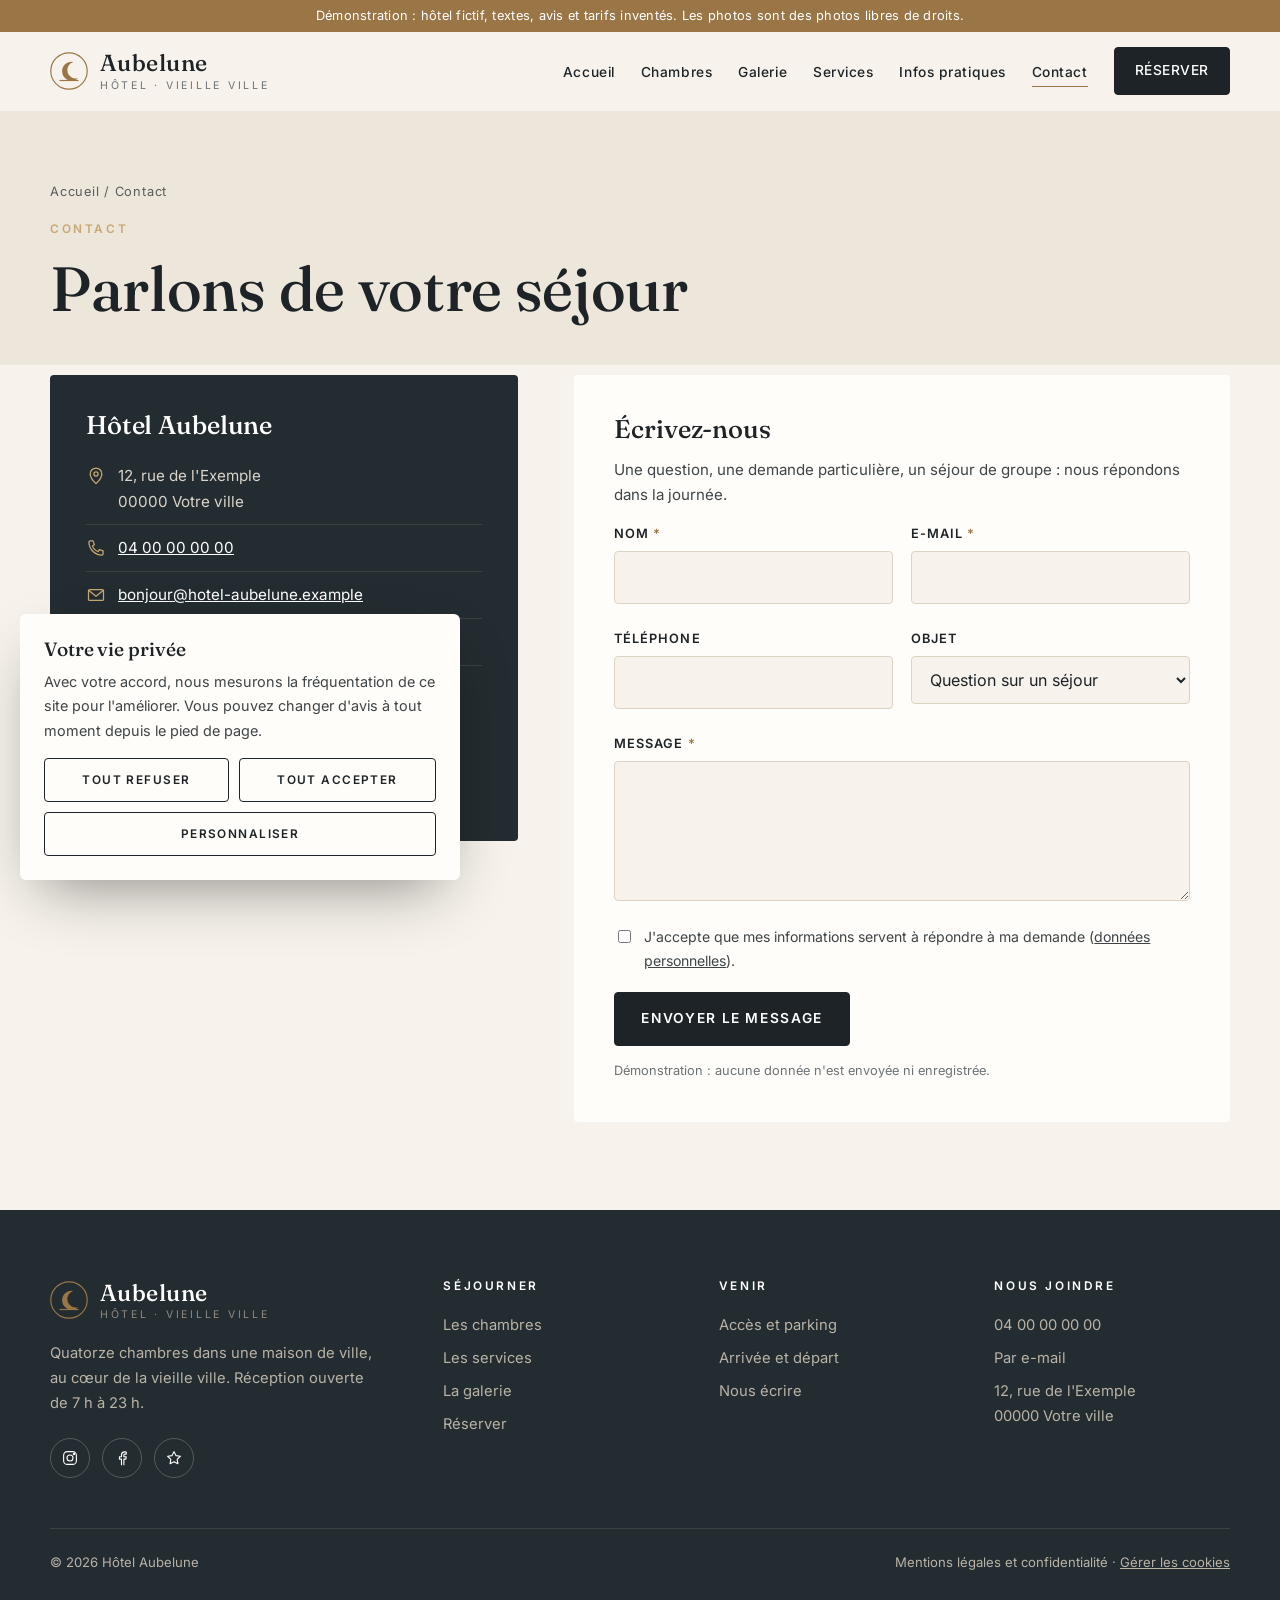
<file: contact.html>
<!doctype html>
<html lang="fr">
<head>
  <meta charset="utf-8">
  <meta name="viewport" content="width=device-width, initial-scale=1">
  <title>Contact et accès | Hôtel Aubelune</title>
  <meta name="description" content="Contacter l'Hôtel Aubelune : téléphone, e-mail et formulaire. Réponse dans la journée. Réception ouverte de 7 h à 23 h.">
  <!-- Démonstration : hors des moteurs de recherche. Le vrai site sera indexé. -->
  <meta name="robots" content="noindex, nofollow">
  <meta property="og:type" content="website">
  <meta property="og:locale" content="fr_FR">
  <meta property="og:title" content="Contact et accès | Hôtel Aubelune">
  <meta property="og:description" content="Contacter l'Hôtel Aubelune : téléphone, e-mail et formulaire. Réponse dans la journée. Réception ouverte de 7 h à 23 h.">
  <meta name="theme-color" content="#232C30">
  <link rel="icon" href="data:image/svg+xml,%3Csvg%20xmlns%3D%22http%3A%2F%2Fwww.w3.org%2F2000%2Fsvg%22%20viewBox%3D%220%200%2048%2048%22%20aria-hidden%3D%22true%22%3E%3Ccircle%20cx%3D%2224%22%20cy%3D%2224%22%20r%3D%2223%22%20fill%3D%22none%22%20stroke%3D%22%239A7646%22%20stroke-width%3D%221.5%22%2F%3E%3Cpath%20d%3D%22M29.5%2012.5a12%2012%200%201%200%206%2020.5%2010%2010%200%201%201-6-20.5z%22%20fill%3D%22%239A7646%22%2F%3E%3Cpath%20d%3D%22M12%2036h24%22%20stroke%3D%22%239A7646%22%20stroke-width%3D%221.5%22%2F%3E%3C%2Fsvg%3E">
  <link rel="preload" href="assets/fonts/fraunces.woff2" as="font" type="font/woff2" crossorigin>
  <link rel="stylesheet" href="assets/style.css">
  <script type="application/ld+json">{"@context":"https://schema.org","@type":"Hotel","name":"Hôtel Aubelune","description":"Hôtel de quatorze chambres dans une maison de ville, au cœur de la vieille ville. Démonstration : hôtel fictif.","telephone":"+33400000000","email":"bonjour@hotel-aubelune.example","address":{"@type":"PostalAddress","streetAddress":"12, rue de l'Exemple","postalCode":"00000","addressLocality":"Votre ville","addressCountry":"FR"},"checkinTime":"15:00","checkoutTime":"11:00","numberOfRooms":14,"petsAllowed":true,"priceRange":"95 € – 210 € la nuit","amenityFeature":[{"@type":"LocationFeatureSpecification","name":"Wi-Fi gratuit","value":true},{"@type":"LocationFeatureSpecification","name":"Petit-déjeuner","value":true},{"@type":"LocationFeatureSpecification","name":"Parking partenaire","value":true},{"@type":"LocationFeatureSpecification","name":"Climatisation","value":true},{"@type":"LocationFeatureSpecification","name":"Bagagerie","value":true},{"@type":"LocationFeatureSpecification","name":"Prêt de vélos","value":true}],"makesOffer":[{"@type":"Offer","name":"Chambre Classique","priceCurrency":"EUR","price":95,"itemOffered":{"@type":"HotelRoom","name":"Chambre Classique"}},{"@type":"Offer","name":"Chambre Supérieure","priceCurrency":"EUR","price":125,"itemOffered":{"@type":"HotelRoom","name":"Chambre Supérieure"}},{"@type":"Offer","name":"Chambre Deluxe avec balcon","priceCurrency":"EUR","price":155,"itemOffered":{"@type":"HotelRoom","name":"Chambre Deluxe avec balcon"}},{"@type":"Offer","name":"Suite Aubelune","priceCurrency":"EUR","price":210,"itemOffered":{"@type":"HotelRoom","name":"Suite Aubelune"}}]}</script>
</head>
<body>
  <div class="bandeau-demo">Démonstration : hôtel fictif, textes, avis et tarifs inventés. Les photos sont des photos libres de droits.</div>
  <header class="entete">
    <div class="conteneur">
      <a class="marque" href="index.html" aria-label="Hôtel Aubelune, accueil"><svg viewBox="0 0 48 48" aria-hidden="true"><circle cx="24" cy="24" r="23" fill="none" stroke="#9A7646" stroke-width="1.5"/><path d="M29.5 12.5a12 12 0 1 0 6 20.5 10 10 0 1 1-6-20.5z" fill="#9A7646"/><path d="M12 36h24" stroke="#9A7646" stroke-width="1.5"/></svg><span class="marque-nom"><strong>Aubelune</strong><span>Hôtel · Vieille ville</span></span></a>
      <button class="bouton-menu" aria-label="Ouvrir le menu" aria-expanded="false" aria-controls="navigation"><span></span><span></span><span></span></button>
      <nav class="nav" id="navigation" aria-label="Navigation principale">
        <ul>
          <li><a href="index.html">Accueil</a></li>
          <li><a href="chambres.html">Chambres</a></li>
          <li><a href="galerie.html">Galerie</a></li>
          <li><a href="services.html">Services</a></li>
          <li><a href="infos-pratiques.html">Infos pratiques</a></li>
          <li><a href="contact.html" aria-current="page">Contact</a></li>
          <li><a class="bouton" href="#reserver" data-reserver>Réserver</a></li>
        </ul>
      </nav>
    </div>
  </header>
  <main>

    <section class="page-titre simple">
      <div class="conteneur"><div><p class="fil"><a href="index.html">Accueil</a> / Contact</p><span class="surtitre">Contact</span><h1>Parlons de votre séjour</h1></div></div>
    </section>
    <section style="padding-top:10px">
      <div class="conteneur contact-grille">
        <aside class="coordonnees">
          <h2>Hôtel Aubelune</h2>
          <ul>
            <li><svg viewBox="0 0 24 24" fill="none" stroke="currentColor" stroke-width="1.5" stroke-linecap="round" stroke-linejoin="round" aria-hidden="true"><path d="M12 21s-7-6.2-7-11.5a7 7 0 0 1 14 0C19 14.8 12 21 12 21z"/><circle cx="12" cy="9.5" r="2.5"/></svg><span>12, rue de l'Exemple<br>00000 Votre ville</span></li>
            <li><svg viewBox="0 0 24 24" fill="none" stroke="currentColor" stroke-width="1.5" stroke-linecap="round" stroke-linejoin="round" aria-hidden="true"><path d="M5 3.5h3.5l1.5 4.5-2.3 1.5a11 11 0 0 0 6.8 6.8l1.5-2.3 4.5 1.5V19a1.5 1.5 0 0 1-1.5 1.5A16 16 0 0 1 3.5 5 1.5 1.5 0 0 1 5 3.5z"/></svg><a href="tel:+33400000000">04 00 00 00 00</a></li>
            <li><svg viewBox="0 0 24 24" fill="none" stroke="currentColor" stroke-width="1.5" stroke-linecap="round" stroke-linejoin="round" aria-hidden="true"><rect x="3" y="5.5" width="18" height="13" rx="1.5"/><path d="m3.5 6.5 8.5 7 8.5-7"/></svg><a href="mailto:bonjour@hotel-aubelune.example">bonjour@hotel-aubelune.example</a></li>
            <li><svg viewBox="0 0 24 24" fill="none" stroke="currentColor" stroke-width="1.5" stroke-linecap="round" stroke-linejoin="round" aria-hidden="true"><circle cx="12" cy="12" r="8.5"/><path d="M12 7.5V12l3 2"/></svg><span>Réception de 7 h à 23 h, tous les jours</span></li>
          </ul>
          <a class="bouton bouton-clair" href="#reserver" data-reserver>Réserver en ligne</a>
          <div class="reseaux">
            <a href="#" aria-label="Instagram de l'hôtel (lien à brancher)"><svg viewBox="0 0 24 24" fill="none" stroke="currentColor" stroke-width="1.5" stroke-linecap="round" stroke-linejoin="round" aria-hidden="true"><rect x="3.5" y="3.5" width="17" height="17" rx="5"/><circle cx="12" cy="12" r="4"/><circle cx="17.3" cy="6.7" r=".9" fill="currentColor"/></svg></a>
            <a href="#" aria-label="Facebook de l'hôtel (lien à brancher)"><svg viewBox="0 0 24 24" fill="none" stroke="currentColor" stroke-width="1.5" stroke-linecap="round" stroke-linejoin="round" aria-hidden="true"><path d="M14.5 21v-7.5h2.7l.4-3.2h-3.1V8.4c0-.9.3-1.6 1.6-1.6h1.6V4a21 21 0 0 0-2.4-.1c-2.4 0-4 1.4-4 4.1v2.3H8.6v3.2h2.7V21"/></svg></a>
          </div>
        </aside>
        <div>
          <form class="formulaire" novalidate>
            <h2 style="font-size:1.6rem">Écrivez-nous</h2>
            <p style="font-size:.94rem">Une question, une demande particulière, un séjour de groupe : nous répondons dans la journée.</p>
            <div class="ligne"><div class="champ"><label for="nom">Nom <span class="obligatoire">*</span></label><input type="text" id="nom" name="nom" required autocomplete="name"><span class="erreur" aria-live="polite"></span></div><div class="champ"><label for="email">E-mail <span class="obligatoire">*</span></label><input type="email" id="email" name="email" required autocomplete="email"><span class="erreur" aria-live="polite"></span></div></div>
            <div class="ligne"><div class="champ"><label for="telephone">Téléphone</label><input type="tel" id="telephone" name="telephone" autocomplete="tel"><span class="erreur" aria-live="polite"></span></div><div class="champ"><label for="objet">Objet</label><select id="objet" name="objet"><option>Question sur un séjour</option><option>Réservation de groupe</option><option>Séminaire ou événement</option><option>Autre demande</option></select></div></div>
            <div class="champ"><label for="message">Message <span class="obligatoire">*</span></label><textarea id="message" name="message" required></textarea><span class="erreur" aria-live="polite"></span></div>
            <label class="case"><input type="checkbox" id="consentement" required> <span>J'accepte que mes informations servent à répondre à ma demande (<a href="mentions-legales.html#donnees">données personnelles</a>).</span></label>
            <button class="bouton" type="submit">Envoyer le message</button>
            <div class="message-envoi" tabindex="-1" role="status"><strong>Démonstration : ce formulaire n'envoie rien.</strong> Sur votre site, le message arrive dans votre boîte e-mail et une confirmation part au client.</div>
            <p class="mention-form">Démonstration : aucune donnée n'est envoyée ni enregistrée.</p>
          </form>
        </div>
      </div>
    </section>
  </main>
  <footer class="pied">
    <div class="conteneur">
      <div class="grille">
        <div>
          <a class="marque" href="index.html" aria-label="Accueil"><svg viewBox="0 0 48 48" aria-hidden="true"><circle cx="24" cy="24" r="23" fill="none" stroke="#9A7646" stroke-width="1.5"/><path d="M29.5 12.5a12 12 0 1 0 6 20.5 10 10 0 1 1-6-20.5z" fill="#9A7646"/><path d="M12 36h24" stroke="#9A7646" stroke-width="1.5"/></svg><span class="marque-nom"><strong>Aubelune</strong><span>Hôtel · Vieille ville</span></span></a>
          <p style="margin-top:20px;max-width:330px">Quatorze chambres dans une maison de ville, au cœur de la vieille ville. Réception ouverte de 7 h à 23 h.</p>
          <div class="reseaux">
            <a href="#" aria-label="Instagram de l'hôtel (lien à brancher)" title="Instagram : lien vers votre compte"><svg viewBox="0 0 24 24" fill="none" stroke="currentColor" stroke-width="1.5" stroke-linecap="round" stroke-linejoin="round" aria-hidden="true"><rect x="3.5" y="3.5" width="17" height="17" rx="5"/><circle cx="12" cy="12" r="4"/><circle cx="17.3" cy="6.7" r=".9" fill="currentColor"/></svg></a>
            <a href="#" aria-label="Facebook de l'hôtel (lien à brancher)" title="Facebook : lien vers votre page"><svg viewBox="0 0 24 24" fill="none" stroke="currentColor" stroke-width="1.5" stroke-linecap="round" stroke-linejoin="round" aria-hidden="true"><path d="M14.5 21v-7.5h2.7l.4-3.2h-3.1V8.4c0-.9.3-1.6 1.6-1.6h1.6V4a21 21 0 0 0-2.4-.1c-2.4 0-4 1.4-4 4.1v2.3H8.6v3.2h2.7V21"/></svg></a>
            <a href="#" aria-label="Avis des clients (lien à brancher)" title="Avis : lien vers votre fiche Google"><svg viewBox="0 0 24 24" fill="none" stroke="currentColor" stroke-width="1.5" stroke-linecap="round" stroke-linejoin="round" aria-hidden="true"><path d="M12 3.5l2.6 5.3 5.9.9-4.3 4.1 1 5.8L12 16.9l-5.2 2.7 1-5.8-4.3-4.1 5.9-.9z"/></svg></a>
          </div>
        </div>
        <div>
          <h4>Séjourner</h4>
          <ul><li><a href="chambres.html">Les chambres</a></li><li><a href="services.html">Les services</a></li><li><a href="galerie.html">La galerie</a></li><li><a href="#reserver" data-reserver>Réserver</a></li></ul>
        </div>
        <div>
          <h4>Venir</h4>
          <ul><li><a href="infos-pratiques.html">Accès et parking</a></li><li><a href="infos-pratiques.html#horaires">Arrivée et départ</a></li><li><a href="contact.html">Nous écrire</a></li></ul>
        </div>
        <div>
          <h4>Nous joindre</h4>
          <ul><li><a href="tel:+33400000000">04 00 00 00 00</a></li><li><a href="mailto:bonjour@hotel-aubelune.example">Par e-mail</a></li><li>12, rue de l'Exemple<br>00000 Votre ville</li></ul>
        </div>
      </div>
      <div class="pied-bas">
        <span>© <span data-annee>2026</span> Hôtel Aubelune</span>
        <span><a href="mentions-legales.html">Mentions légales et confidentialité</a> · <button class="lien-bouton" data-gerer-cookies>Gérer les cookies</button></span>
      </div>
    </div>
  </footer>
  <div class="barre-mobile">
    <a class="bouton bouton-ligne" href="tel:+33400000000">Appeler</a>
    <a class="bouton" href="#reserver" data-reserver>Réserver</a>
  </div>
  <dialog class="moteur" id="moteur" aria-labelledby="moteur-titre">
    <div class="moteur-entete"><strong id="moteur-titre">Réserver votre séjour</strong><button class="fermer-moteur" aria-label="Fermer">×</button></div>
    <div class="moteur-corps">
      <span class="etiquette-fictif">Moteur de réservation fictif</span>
      <form>
        <div class="moteur-champs">
          <label>Arrivée<input type="date" name="arrivee" data-date="arrivee" required></label>
          <label>Départ<input type="date" name="depart" data-date="depart" required></label>
          <label>Voyageurs<select name="personnes"><option>1 adulte</option><option selected>2 adultes</option><option>2 adultes, 1 enfant</option><option>2 adultes, 2 enfants</option><option>3 adultes</option></select></label>
        </div>
        <label class="visually-hidden" for="moteur-chambre">Chambre</label>
        <select id="moteur-chambre" name="chambre" class="visually-hidden"><option value="">Toutes les chambres</option><option value="classique">Chambre Classique</option><option value="superieure">Chambre Supérieure</option><option value="balcon">Chambre Deluxe avec balcon</option><option value="suite">Suite Aubelune</option></select>
        <button class="bouton" type="submit" style="width:100%">Voir les disponibilités</button>
      </form>
      <p class="resultat-moteur" role="status" aria-live="polite"></p>
      <div class="branchement"><strong>Ici se branche votre moteur de réservation.</strong> Celui que vous utilisez déjà (le module de votre gestionnaire de chambres ou de votre channel manager) ou un nouveau : ce bouton l'ouvre avec les dates choisies, et vos disponibilités restent à jour partout.</div>
    </div>
  </dialog>
  <div class="cookies" role="dialog" aria-labelledby="cookies-titre">
    <h2 id="cookies-titre">Votre vie privée</h2>
    <p>Avec votre accord, nous mesurons la fréquentation de ce site pour l'améliorer. Vous pouvez changer d'avis à tout moment depuis le pied de page.</p>
    <div class="cookies-actions">
      <button class="bouton bouton-ligne" data-cookies="refuser">Tout refuser</button>
      <button class="bouton bouton-ligne" data-cookies="accepter">Tout accepter</button>
      <button class="bouton bouton-ligne" data-cookies="personnaliser">Personnaliser</button>
    </div>
    <div class="cookies-detail">
      <div class="categorie"><div><strong>Nécessaires</strong><span>Mémorisent votre choix pendant six mois. Toujours actifs.</span></div><input type="checkbox" class="interrupteur" checked disabled aria-label="Cookies nécessaires, toujours actifs"></div>
      <div class="categorie"><div><strong>Mesure d'audience</strong><span>Statistiques de fréquentation, sans publicité ni revente.</span></div><input type="checkbox" class="interrupteur" id="mesure-audience" aria-label="Mesure d'audience"></div>
      <div class="cookies-actions"><button class="bouton" data-cookies="enregistrer">Enregistrer mes choix</button></div>
    </div>
  </div>
  <script src="assets/site.js" defer></script>
</body>
</html>
</file>
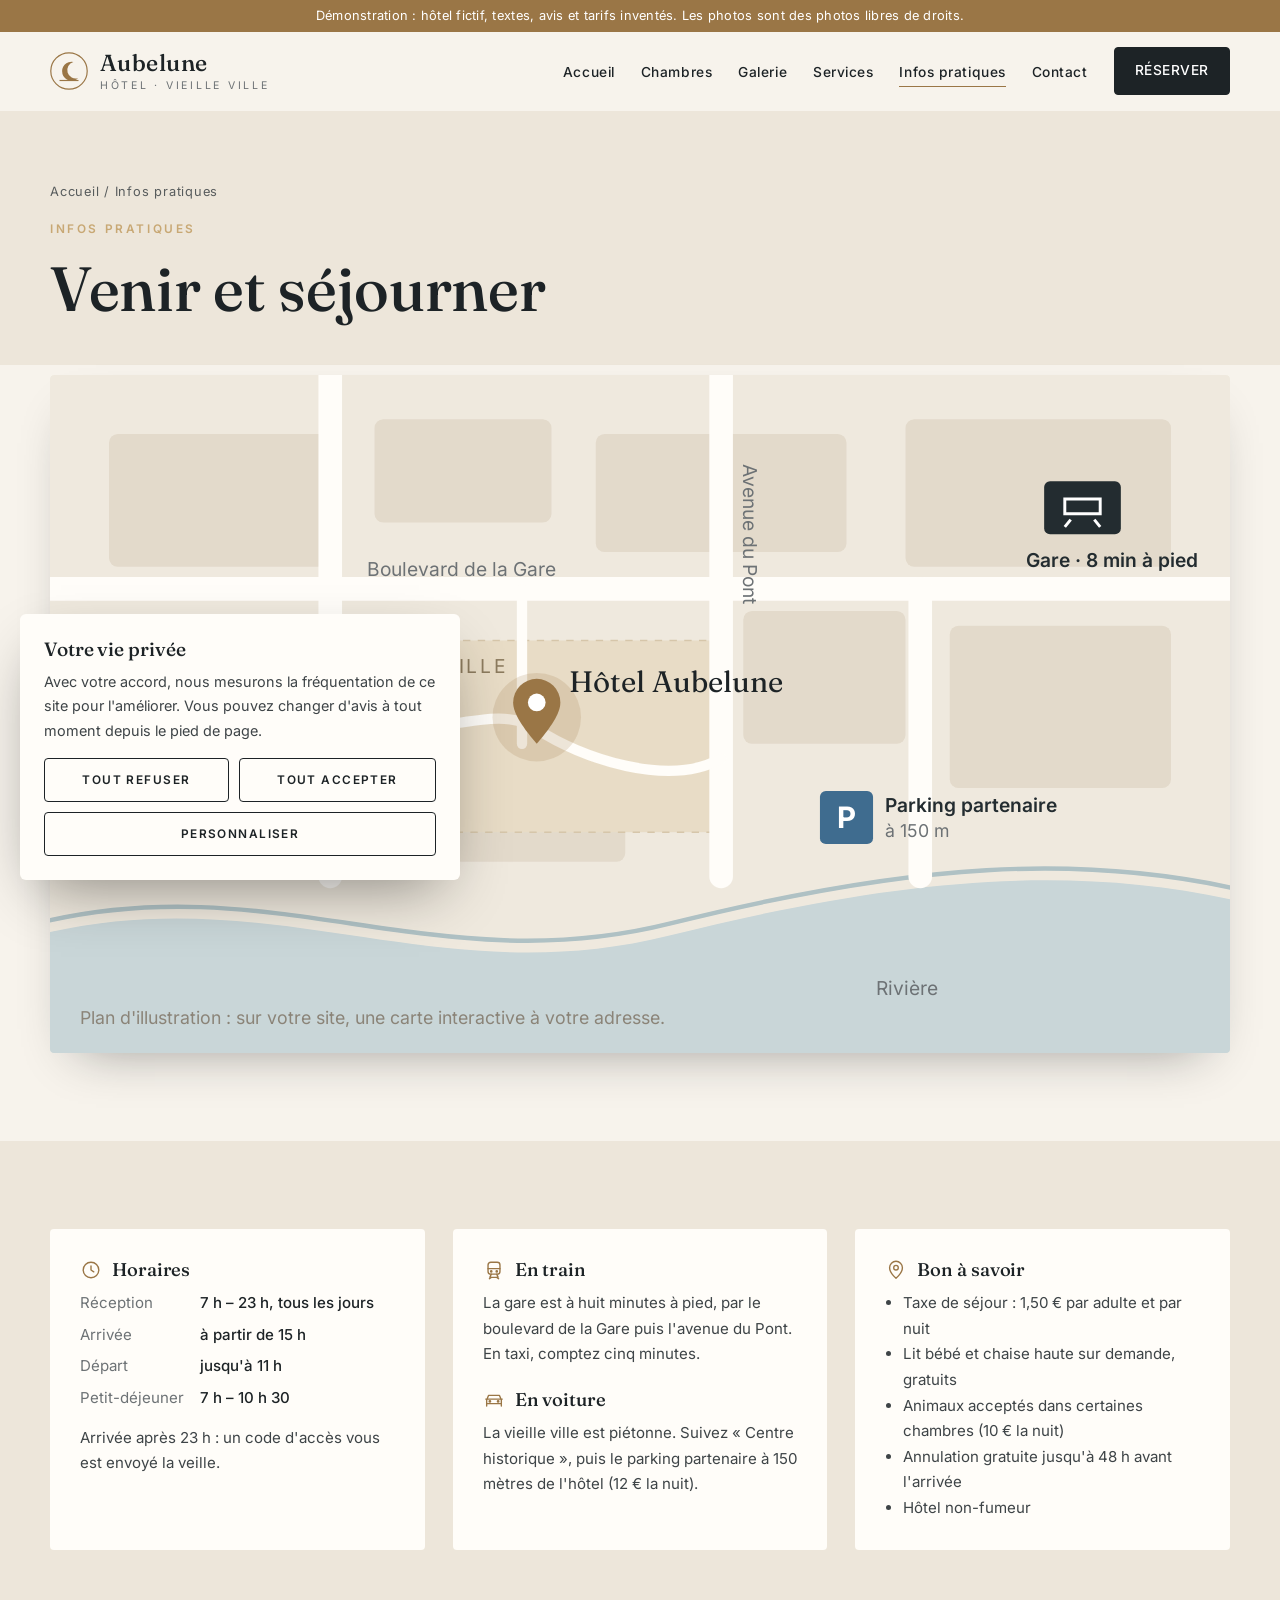
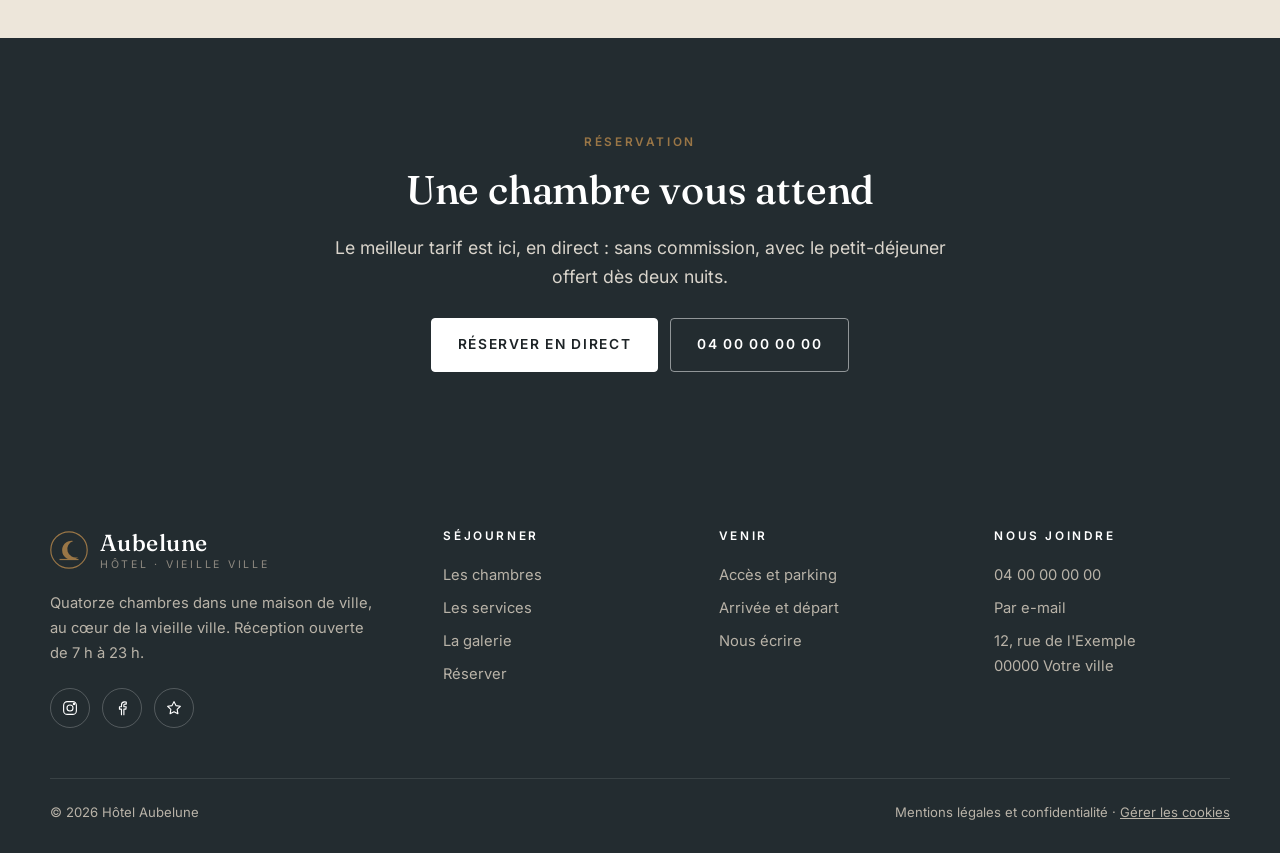
<file: infos-pratiques.html>
<!doctype html>
<html lang="fr">
<head>
  <meta charset="utf-8">
  <meta name="viewport" content="width=device-width, initial-scale=1">
  <title>Infos pratiques : accès, parking, horaires | Hôtel Aubelune</title>
  <meta name="description" content="Venir à l'Hôtel Aubelune : accès en train et en voiture, parking partenaire, horaires de la réception, arrivée dès 15 h et départ jusqu'à 11 h.">
  <!-- Démonstration : hors des moteurs de recherche. Le vrai site sera indexé. -->
  <meta name="robots" content="noindex, nofollow">
  <meta property="og:type" content="website">
  <meta property="og:locale" content="fr_FR">
  <meta property="og:title" content="Infos pratiques : accès, parking, horaires | Hôtel Aubelune">
  <meta property="og:description" content="Venir à l'Hôtel Aubelune : accès en train et en voiture, parking partenaire, horaires de la réception, arrivée dès 15 h et départ jusqu'à 11 h.">
  <meta name="theme-color" content="#232C30">
  <link rel="icon" href="data:image/svg+xml,%3Csvg%20xmlns%3D%22http%3A%2F%2Fwww.w3.org%2F2000%2Fsvg%22%20viewBox%3D%220%200%2048%2048%22%20aria-hidden%3D%22true%22%3E%3Ccircle%20cx%3D%2224%22%20cy%3D%2224%22%20r%3D%2223%22%20fill%3D%22none%22%20stroke%3D%22%239A7646%22%20stroke-width%3D%221.5%22%2F%3E%3Cpath%20d%3D%22M29.5%2012.5a12%2012%200%201%200%206%2020.5%2010%2010%200%201%201-6-20.5z%22%20fill%3D%22%239A7646%22%2F%3E%3Cpath%20d%3D%22M12%2036h24%22%20stroke%3D%22%239A7646%22%20stroke-width%3D%221.5%22%2F%3E%3C%2Fsvg%3E">
  <link rel="preload" href="assets/fonts/fraunces.woff2" as="font" type="font/woff2" crossorigin>
  <link rel="stylesheet" href="assets/style.css">
  <script type="application/ld+json">{"@context":"https://schema.org","@type":"Hotel","name":"Hôtel Aubelune","description":"Hôtel de quatorze chambres dans une maison de ville, au cœur de la vieille ville. Démonstration : hôtel fictif.","telephone":"+33400000000","email":"bonjour@hotel-aubelune.example","address":{"@type":"PostalAddress","streetAddress":"12, rue de l'Exemple","postalCode":"00000","addressLocality":"Votre ville","addressCountry":"FR"},"checkinTime":"15:00","checkoutTime":"11:00","numberOfRooms":14,"petsAllowed":true,"priceRange":"95 € – 210 € la nuit","amenityFeature":[{"@type":"LocationFeatureSpecification","name":"Wi-Fi gratuit","value":true},{"@type":"LocationFeatureSpecification","name":"Petit-déjeuner","value":true},{"@type":"LocationFeatureSpecification","name":"Parking partenaire","value":true},{"@type":"LocationFeatureSpecification","name":"Climatisation","value":true},{"@type":"LocationFeatureSpecification","name":"Bagagerie","value":true},{"@type":"LocationFeatureSpecification","name":"Prêt de vélos","value":true}],"makesOffer":[{"@type":"Offer","name":"Chambre Classique","priceCurrency":"EUR","price":95,"itemOffered":{"@type":"HotelRoom","name":"Chambre Classique"}},{"@type":"Offer","name":"Chambre Supérieure","priceCurrency":"EUR","price":125,"itemOffered":{"@type":"HotelRoom","name":"Chambre Supérieure"}},{"@type":"Offer","name":"Chambre Deluxe avec balcon","priceCurrency":"EUR","price":155,"itemOffered":{"@type":"HotelRoom","name":"Chambre Deluxe avec balcon"}},{"@type":"Offer","name":"Suite Aubelune","priceCurrency":"EUR","price":210,"itemOffered":{"@type":"HotelRoom","name":"Suite Aubelune"}}]}</script>
</head>
<body>
  <div class="bandeau-demo">Démonstration : hôtel fictif, textes, avis et tarifs inventés. Les photos sont des photos libres de droits.</div>
  <header class="entete">
    <div class="conteneur">
      <a class="marque" href="index.html" aria-label="Hôtel Aubelune, accueil"><svg viewBox="0 0 48 48" aria-hidden="true"><circle cx="24" cy="24" r="23" fill="none" stroke="#9A7646" stroke-width="1.5"/><path d="M29.5 12.5a12 12 0 1 0 6 20.5 10 10 0 1 1-6-20.5z" fill="#9A7646"/><path d="M12 36h24" stroke="#9A7646" stroke-width="1.5"/></svg><span class="marque-nom"><strong>Aubelune</strong><span>Hôtel · Vieille ville</span></span></a>
      <button class="bouton-menu" aria-label="Ouvrir le menu" aria-expanded="false" aria-controls="navigation"><span></span><span></span><span></span></button>
      <nav class="nav" id="navigation" aria-label="Navigation principale">
        <ul>
          <li><a href="index.html">Accueil</a></li>
          <li><a href="chambres.html">Chambres</a></li>
          <li><a href="galerie.html">Galerie</a></li>
          <li><a href="services.html">Services</a></li>
          <li><a href="infos-pratiques.html" aria-current="page">Infos pratiques</a></li>
          <li><a href="contact.html">Contact</a></li>
          <li><a class="bouton" href="#reserver" data-reserver>Réserver</a></li>
        </ul>
      </nav>
    </div>
  </header>
  <main>

    <section class="page-titre simple">
      <div class="conteneur"><div><p class="fil"><a href="index.html">Accueil</a> / Infos pratiques</p><span class="surtitre">Infos pratiques</span><h1>Venir et séjourner</h1></div></div>
    </section>
    <section style="padding-top:10px">
      <div class="conteneur">
        <div class="carte-plan"><svg viewBox="0 0 800 460" role="img" aria-labelledby="plan-titre"><title id="plan-titre">Plan d'accès illustratif : l'hôtel dans la vieille ville, la gare, le parking et la rivière</title>
  <rect width="800" height="460" fill="#EFE9DE"/>
  <path d="M-10 380 C150 340 260 420 420 380 S700 330 820 360 V470 H-10Z" fill="#C9D6D8"/>
  <path d="M-10 372 C150 332 260 412 420 372 S700 322 820 352" stroke="#AFC1C4" stroke-width="3" fill="none"/>
  <g fill="#E3DACB"><rect x="40" y="40" width="150" height="90" rx="6"/><rect x="220" y="30" width="120" height="70" rx="6"/><rect x="370" y="40" width="170" height="80" rx="6"/><rect x="580" y="30" width="180" height="100" rx="6"/><rect x="40" y="170" width="120" height="110" rx="6"/><rect x="470" y="160" width="110" height="90" rx="6"/><rect x="610" y="170" width="150" height="110" rx="6"/><rect x="220" y="250" width="170" height="80" rx="6"/><rect x="40" y="300" width="110" height="40" rx="6"/></g>
  <path d="M190 180 h260 v130 h-260z" fill="#E8DCC6" stroke="#D6C6AA" stroke-dasharray="5 5"/>
  <text x="200" y="202" font-family="Inter, sans-serif" font-size="13" fill="#8C7B5E" letter-spacing="2">VIEILLE VILLE</text>
  <g stroke="#FFFDF9" stroke-width="16" stroke-linecap="round" fill="none"><path d="M0 145 H800"/><path d="M190 0 V340"/><path d="M455 0 V340"/><path d="M590 145 V340"/><path d="M0 230 H190"/></g>
  <g stroke="#FFFDF9" stroke-width="7" stroke-linecap="round" fill="none"><path d="M190 240 C260 250 300 220 330 240 S420 280 455 260"/><path d="M320 145 V250"/></g>
  <g font-family="Inter, sans-serif" font-size="13" fill="#6D7275"><text x="215" y="136">Boulevard de la Gare</text><text x="470" y="60" transform="rotate(90 470 60)">Avenue du Pont</text><text x="560" y="420">Rivière</text></g>
  <g transform="translate(700 90)"><rect x="-26" y="-18" width="52" height="36" rx="4" fill="#232C30"/><path d="M-12 -6 h24 v10 h-24z M-8 8 l-4 5 M8 8 l4 5" stroke="#fff" stroke-width="2" fill="none"/></g>
  <text x="662" y="130" font-family="Inter, sans-serif" font-size="13" font-weight="600" fill="#232C30">Gare · 8 min à pied</text>
  <g transform="translate(540 300)"><rect x="-18" y="-18" width="36" height="36" rx="4" fill="#3F6C8F"/><text x="0" y="7" text-anchor="middle" font-family="Inter, sans-serif" font-size="20" font-weight="700" fill="#fff">P</text></g>
  <text x="566" y="296" font-family="Inter, sans-serif" font-size="13" font-weight="600" fill="#232C30">Parking partenaire</text><text x="566" y="313" font-family="Inter, sans-serif" font-size="12" fill="#6D7275">à 150 m</text>
  <g transform="translate(330 232)"><circle r="30" fill="#9A7646" opacity=".18"/><path d="M0 18 C-12 4 -16 -4 -16 -10 a16 16 0 0 1 32 0 c0 6 -4 14 -16 28z" fill="#9A7646"/><circle cy="-10" r="6" fill="#fff"/></g>
  <text x="352" y="215" font-family="Fraunces, Georgia, serif" font-size="20" fill="#1D2326">Hôtel Aubelune</text>
  <text x="20" y="440" font-family="Inter, sans-serif" font-size="12" fill="#8B8478">Plan d'illustration : sur votre site, une carte interactive à votre adresse.</text>
</svg></div>
      </div>
    </section>
    <section class="fond-lin">
      <div class="conteneur grille-infos">
        <div class="info" id="horaires">
          <h3><svg viewBox="0 0 24 24" fill="none" stroke="currentColor" stroke-width="1.5" stroke-linecap="round" stroke-linejoin="round" aria-hidden="true"><circle cx="12" cy="12" r="8.5"/><path d="M12 7.5V12l3 2"/></svg>Horaires</h3>
          <dl><dt>Réception</dt><dd>7 h – 23 h, tous les jours</dd><dt>Arrivée</dt><dd>à partir de 15 h</dd><dt>Départ</dt><dd>jusqu'à 11 h</dd><dt>Petit-déjeuner</dt><dd>7 h – 10 h 30</dd></dl>
          <p style="margin:14px 0 0">Arrivée après 23 h : un code d'accès vous est envoyé la veille.</p>
        </div>
        <div class="info">
          <h3><svg viewBox="0 0 24 24" fill="none" stroke="currentColor" stroke-width="1.5" stroke-linecap="round" stroke-linejoin="round" aria-hidden="true"><rect x="5.5" y="3.5" width="13" height="13" rx="3"/><path d="M5.5 10.5h13M9 20l-2 1.5M15 20l2 1.5M9 16.5 7.5 20h9L15 16.5"/><circle cx="9" cy="13.5" r=".7" fill="currentColor"/><circle cx="15" cy="13.5" r=".7" fill="currentColor"/></svg>En train</h3>
          <p>La gare est à huit minutes à pied, par le boulevard de la Gare puis l'avenue du Pont. En taxi, comptez cinq minutes.</p>
          <h3 style="margin-top:22px"><svg viewBox="0 0 24 24" fill="none" stroke="currentColor" stroke-width="1.5" stroke-linecap="round" stroke-linejoin="round" aria-hidden="true"><path d="M4 16v-4l2-5h12l2 5v4M4 16h16v2.5M4 16v2.5M3 11h18"/><circle cx="7.5" cy="13.5" r=".8" fill="currentColor"/><circle cx="16.5" cy="13.5" r=".8" fill="currentColor"/></svg>En voiture</h3>
          <p style="margin:0">La vieille ville est piétonne. Suivez « Centre historique », puis le parking partenaire à 150 mètres de l'hôtel (12 € la nuit).</p>
        </div>
        <div class="info">
          <h3><svg viewBox="0 0 24 24" fill="none" stroke="currentColor" stroke-width="1.5" stroke-linecap="round" stroke-linejoin="round" aria-hidden="true"><path d="M12 21s-7-6.2-7-11.5a7 7 0 0 1 14 0C19 14.8 12 21 12 21z"/><circle cx="12" cy="9.5" r="2.5"/></svg>Bon à savoir</h3>
          <ul>
            <li>Taxe de séjour : 1,50 € par adulte et par nuit</li>
            <li>Lit bébé et chaise haute sur demande, gratuits</li>
            <li>Animaux acceptés dans certaines chambres (10 € la nuit)</li>
            <li>Annulation gratuite jusqu'à 48 h avant l'arrivée</li>
            <li>Hôtel non-fumeur</li>
          </ul>
        </div>
      </div>
    </section>
    
    <section class="fond-nuit appel">
      <div class="conteneur">
        <span class="surtitre">Réservation</span>
        <h2>Une chambre vous attend</h2>
        <p class="intro" style="margin-inline:auto">Le meilleur tarif est ici, en direct : sans commission, avec le petit-déjeuner offert dès deux nuits.</p>
        <div class="boutons"><a class="bouton bouton-clair" href="#reserver" data-reserver>Réserver en direct</a><a class="bouton bouton-ligne" style="color:#fff;border-color:rgba(255,255,255,.5)" href="tel:+33400000000">04 00 00 00 00</a></div>
      </div>
    </section>
  </main>
  <footer class="pied">
    <div class="conteneur">
      <div class="grille">
        <div>
          <a class="marque" href="index.html" aria-label="Accueil"><svg viewBox="0 0 48 48" aria-hidden="true"><circle cx="24" cy="24" r="23" fill="none" stroke="#9A7646" stroke-width="1.5"/><path d="M29.5 12.5a12 12 0 1 0 6 20.5 10 10 0 1 1-6-20.5z" fill="#9A7646"/><path d="M12 36h24" stroke="#9A7646" stroke-width="1.5"/></svg><span class="marque-nom"><strong>Aubelune</strong><span>Hôtel · Vieille ville</span></span></a>
          <p style="margin-top:20px;max-width:330px">Quatorze chambres dans une maison de ville, au cœur de la vieille ville. Réception ouverte de 7 h à 23 h.</p>
          <div class="reseaux">
            <a href="#" aria-label="Instagram de l'hôtel (lien à brancher)" title="Instagram : lien vers votre compte"><svg viewBox="0 0 24 24" fill="none" stroke="currentColor" stroke-width="1.5" stroke-linecap="round" stroke-linejoin="round" aria-hidden="true"><rect x="3.5" y="3.5" width="17" height="17" rx="5"/><circle cx="12" cy="12" r="4"/><circle cx="17.3" cy="6.7" r=".9" fill="currentColor"/></svg></a>
            <a href="#" aria-label="Facebook de l'hôtel (lien à brancher)" title="Facebook : lien vers votre page"><svg viewBox="0 0 24 24" fill="none" stroke="currentColor" stroke-width="1.5" stroke-linecap="round" stroke-linejoin="round" aria-hidden="true"><path d="M14.5 21v-7.5h2.7l.4-3.2h-3.1V8.4c0-.9.3-1.6 1.6-1.6h1.6V4a21 21 0 0 0-2.4-.1c-2.4 0-4 1.4-4 4.1v2.3H8.6v3.2h2.7V21"/></svg></a>
            <a href="#" aria-label="Avis des clients (lien à brancher)" title="Avis : lien vers votre fiche Google"><svg viewBox="0 0 24 24" fill="none" stroke="currentColor" stroke-width="1.5" stroke-linecap="round" stroke-linejoin="round" aria-hidden="true"><path d="M12 3.5l2.6 5.3 5.9.9-4.3 4.1 1 5.8L12 16.9l-5.2 2.7 1-5.8-4.3-4.1 5.9-.9z"/></svg></a>
          </div>
        </div>
        <div>
          <h4>Séjourner</h4>
          <ul><li><a href="chambres.html">Les chambres</a></li><li><a href="services.html">Les services</a></li><li><a href="galerie.html">La galerie</a></li><li><a href="#reserver" data-reserver>Réserver</a></li></ul>
        </div>
        <div>
          <h4>Venir</h4>
          <ul><li><a href="infos-pratiques.html">Accès et parking</a></li><li><a href="infos-pratiques.html#horaires">Arrivée et départ</a></li><li><a href="contact.html">Nous écrire</a></li></ul>
        </div>
        <div>
          <h4>Nous joindre</h4>
          <ul><li><a href="tel:+33400000000">04 00 00 00 00</a></li><li><a href="mailto:bonjour@hotel-aubelune.example">Par e-mail</a></li><li>12, rue de l'Exemple<br>00000 Votre ville</li></ul>
        </div>
      </div>
      <div class="pied-bas">
        <span>© <span data-annee>2026</span> Hôtel Aubelune</span>
        <span><a href="mentions-legales.html">Mentions légales et confidentialité</a> · <button class="lien-bouton" data-gerer-cookies>Gérer les cookies</button></span>
      </div>
    </div>
  </footer>
  <div class="barre-mobile">
    <a class="bouton bouton-ligne" href="tel:+33400000000">Appeler</a>
    <a class="bouton" href="#reserver" data-reserver>Réserver</a>
  </div>
  <dialog class="moteur" id="moteur" aria-labelledby="moteur-titre">
    <div class="moteur-entete"><strong id="moteur-titre">Réserver votre séjour</strong><button class="fermer-moteur" aria-label="Fermer">×</button></div>
    <div class="moteur-corps">
      <span class="etiquette-fictif">Moteur de réservation fictif</span>
      <form>
        <div class="moteur-champs">
          <label>Arrivée<input type="date" name="arrivee" data-date="arrivee" required></label>
          <label>Départ<input type="date" name="depart" data-date="depart" required></label>
          <label>Voyageurs<select name="personnes"><option>1 adulte</option><option selected>2 adultes</option><option>2 adultes, 1 enfant</option><option>2 adultes, 2 enfants</option><option>3 adultes</option></select></label>
        </div>
        <label class="visually-hidden" for="moteur-chambre">Chambre</label>
        <select id="moteur-chambre" name="chambre" class="visually-hidden"><option value="">Toutes les chambres</option><option value="classique">Chambre Classique</option><option value="superieure">Chambre Supérieure</option><option value="balcon">Chambre Deluxe avec balcon</option><option value="suite">Suite Aubelune</option></select>
        <button class="bouton" type="submit" style="width:100%">Voir les disponibilités</button>
      </form>
      <p class="resultat-moteur" role="status" aria-live="polite"></p>
      <div class="branchement"><strong>Ici se branche votre moteur de réservation.</strong> Celui que vous utilisez déjà (le module de votre gestionnaire de chambres ou de votre channel manager) ou un nouveau : ce bouton l'ouvre avec les dates choisies, et vos disponibilités restent à jour partout.</div>
    </div>
  </dialog>
  <div class="cookies" role="dialog" aria-labelledby="cookies-titre">
    <h2 id="cookies-titre">Votre vie privée</h2>
    <p>Avec votre accord, nous mesurons la fréquentation de ce site pour l'améliorer. Vous pouvez changer d'avis à tout moment depuis le pied de page.</p>
    <div class="cookies-actions">
      <button class="bouton bouton-ligne" data-cookies="refuser">Tout refuser</button>
      <button class="bouton bouton-ligne" data-cookies="accepter">Tout accepter</button>
      <button class="bouton bouton-ligne" data-cookies="personnaliser">Personnaliser</button>
    </div>
    <div class="cookies-detail">
      <div class="categorie"><div><strong>Nécessaires</strong><span>Mémorisent votre choix pendant six mois. Toujours actifs.</span></div><input type="checkbox" class="interrupteur" checked disabled aria-label="Cookies nécessaires, toujours actifs"></div>
      <div class="categorie"><div><strong>Mesure d'audience</strong><span>Statistiques de fréquentation, sans publicité ni revente.</span></div><input type="checkbox" class="interrupteur" id="mesure-audience" aria-label="Mesure d'audience"></div>
      <div class="cookies-actions"><button class="bouton" data-cookies="enregistrer">Enregistrer mes choix</button></div>
    </div>
  </div>
  <script src="assets/site.js" defer></script>
</body>
</html>
</file>
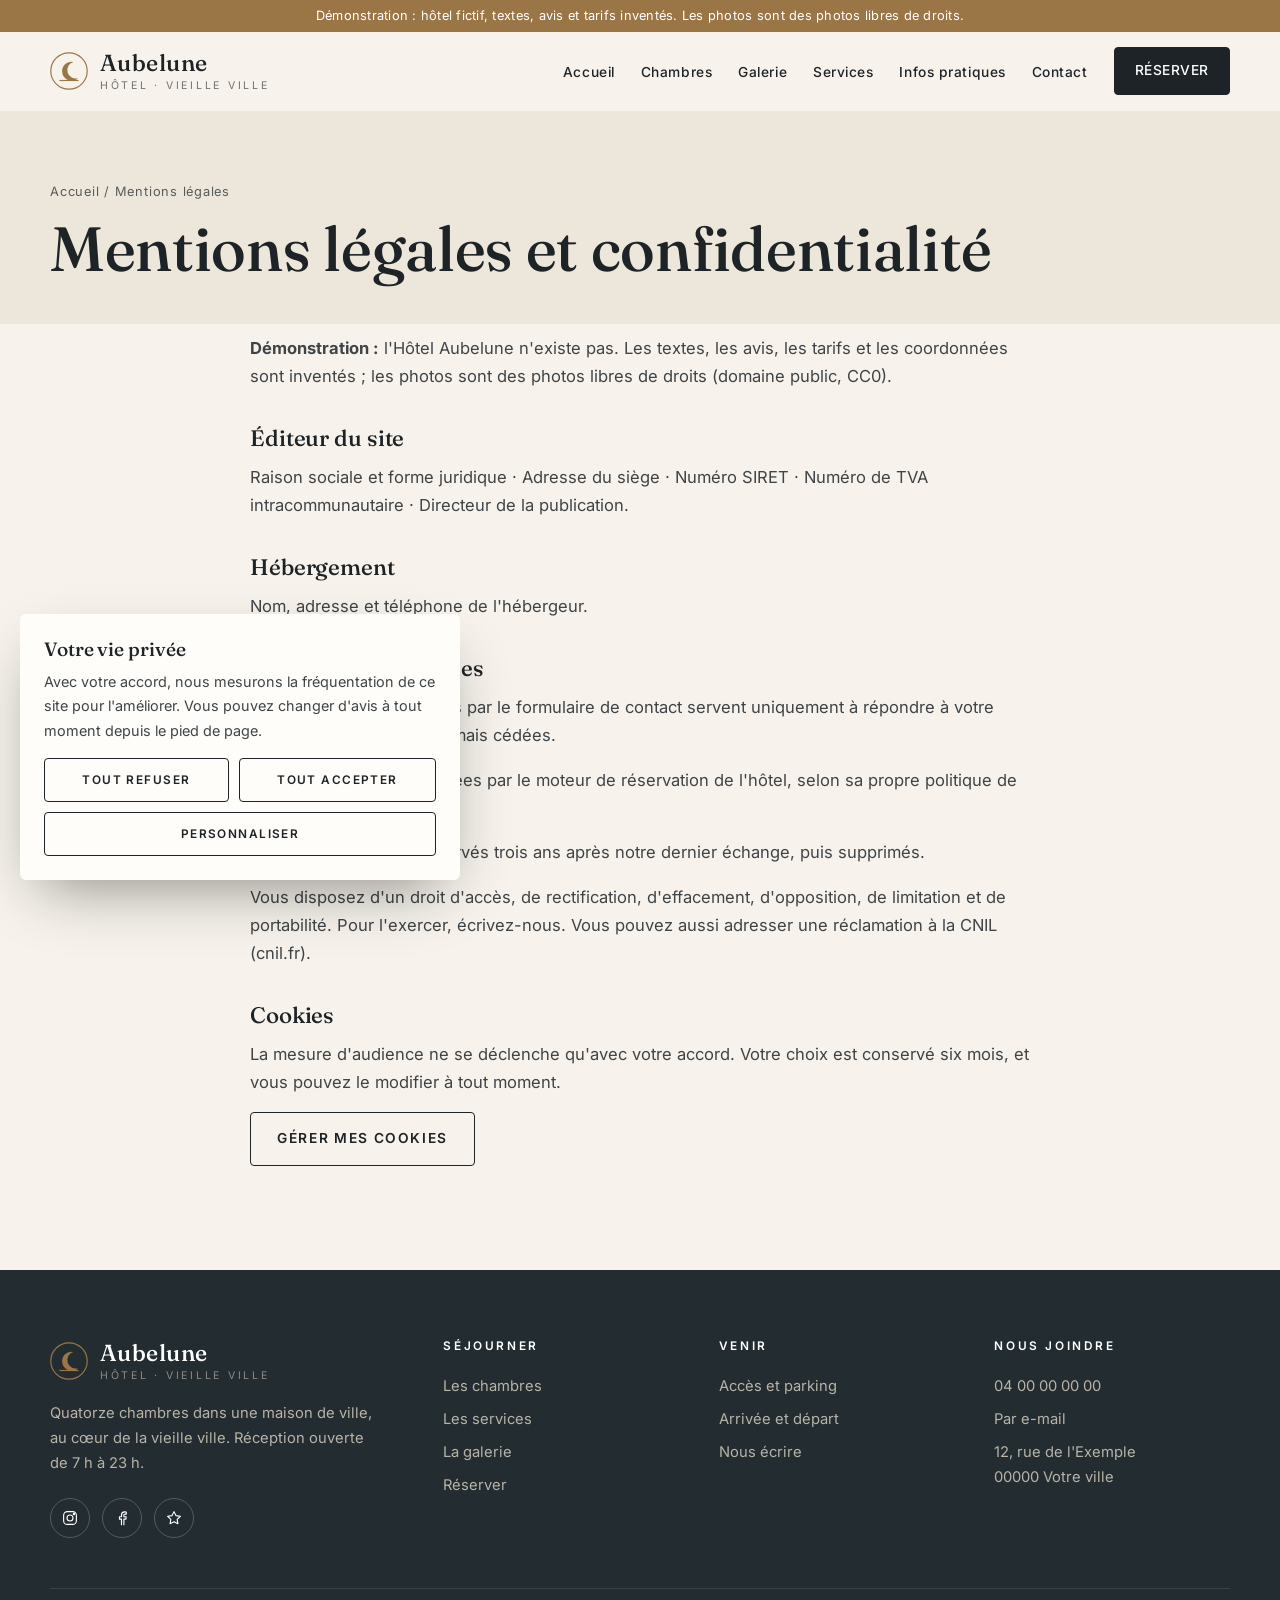
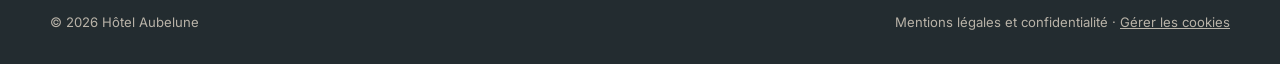
<file: mentions-legales.html>
<!doctype html>
<html lang="fr">
<head>
  <meta charset="utf-8">
  <meta name="viewport" content="width=device-width, initial-scale=1">
  <title>Mentions légales et confidentialité | Hôtel Aubelune</title>
  <meta name="description" content="Mentions légales, traitement des données personnelles et gestion des cookies.">
  <!-- Démonstration : hors des moteurs de recherche. Le vrai site sera indexé. -->
  <meta name="robots" content="noindex, nofollow">
  <meta property="og:type" content="website">
  <meta property="og:locale" content="fr_FR">
  <meta property="og:title" content="Mentions légales et confidentialité | Hôtel Aubelune">
  <meta property="og:description" content="Mentions légales, traitement des données personnelles et gestion des cookies.">
  <meta name="theme-color" content="#232C30">
  <link rel="icon" href="data:image/svg+xml,%3Csvg%20xmlns%3D%22http%3A%2F%2Fwww.w3.org%2F2000%2Fsvg%22%20viewBox%3D%220%200%2048%2048%22%20aria-hidden%3D%22true%22%3E%3Ccircle%20cx%3D%2224%22%20cy%3D%2224%22%20r%3D%2223%22%20fill%3D%22none%22%20stroke%3D%22%239A7646%22%20stroke-width%3D%221.5%22%2F%3E%3Cpath%20d%3D%22M29.5%2012.5a12%2012%200%201%200%206%2020.5%2010%2010%200%201%201-6-20.5z%22%20fill%3D%22%239A7646%22%2F%3E%3Cpath%20d%3D%22M12%2036h24%22%20stroke%3D%22%239A7646%22%20stroke-width%3D%221.5%22%2F%3E%3C%2Fsvg%3E">
  <link rel="preload" href="assets/fonts/fraunces.woff2" as="font" type="font/woff2" crossorigin>
  <link rel="stylesheet" href="assets/style.css">
</head>
<body>
  <div class="bandeau-demo">Démonstration : hôtel fictif, textes, avis et tarifs inventés. Les photos sont des photos libres de droits.</div>
  <header class="entete">
    <div class="conteneur">
      <a class="marque" href="index.html" aria-label="Hôtel Aubelune, accueil"><svg viewBox="0 0 48 48" aria-hidden="true"><circle cx="24" cy="24" r="23" fill="none" stroke="#9A7646" stroke-width="1.5"/><path d="M29.5 12.5a12 12 0 1 0 6 20.5 10 10 0 1 1-6-20.5z" fill="#9A7646"/><path d="M12 36h24" stroke="#9A7646" stroke-width="1.5"/></svg><span class="marque-nom"><strong>Aubelune</strong><span>Hôtel · Vieille ville</span></span></a>
      <button class="bouton-menu" aria-label="Ouvrir le menu" aria-expanded="false" aria-controls="navigation"><span></span><span></span><span></span></button>
      <nav class="nav" id="navigation" aria-label="Navigation principale">
        <ul>
          <li><a href="index.html">Accueil</a></li>
          <li><a href="chambres.html">Chambres</a></li>
          <li><a href="galerie.html">Galerie</a></li>
          <li><a href="services.html">Services</a></li>
          <li><a href="infos-pratiques.html">Infos pratiques</a></li>
          <li><a href="contact.html">Contact</a></li>
          <li><a class="bouton" href="#reserver" data-reserver>Réserver</a></li>
        </ul>
      </nav>
    </div>
  </header>
  <main>

    <section class="page-titre simple">
      <div class="conteneur"><div><p class="fil"><a href="index.html">Accueil</a> / Mentions légales</p><h1>Mentions légales et confidentialité</h1></div></div>
    </section>
    <section style="padding-top:10px">
      <div class="conteneur texte-legal">
        <p><strong>Démonstration :</strong> l'Hôtel Aubelune n'existe pas. Les textes, les avis, les tarifs et les coordonnées sont inventés ; les photos sont des photos libres de droits (domaine public, CC0).</p>
        <h2>Éditeur du site</h2>
        <p>Raison sociale et forme juridique · Adresse du siège · Numéro SIRET · Numéro de TVA intracommunautaire · Directeur de la publication.</p>
        <h2>Hébergement</h2>
        <p>Nom, adresse et téléphone de l'hébergeur.</p>
        <h2 id="donnees">Données personnelles</h2>
        <p>Les informations envoyées par le formulaire de contact servent uniquement à répondre à votre demande. Elles ne sont jamais cédées.</p>
        <p>Les réservations sont traitées par le moteur de réservation de l'hôtel, selon sa propre politique de confidentialité.</p>
        <p>Les messages sont conservés trois ans après notre dernier échange, puis supprimés.</p>
        <p>Vous disposez d'un droit d'accès, de rectification, d'effacement, d'opposition, de limitation et de portabilité. Pour l'exercer, écrivez-nous. Vous pouvez aussi adresser une réclamation à la CNIL (cnil.fr).</p>
        <h2>Cookies</h2>
        <p>La mesure d'audience ne se déclenche qu'avec votre accord. Votre choix est conservé six mois, et vous pouvez le modifier à tout moment.</p>
        <p><button class="bouton bouton-ligne" data-gerer-cookies>Gérer mes cookies</button></p>
      </div>
    </section>
  </main>
  <footer class="pied">
    <div class="conteneur">
      <div class="grille">
        <div>
          <a class="marque" href="index.html" aria-label="Accueil"><svg viewBox="0 0 48 48" aria-hidden="true"><circle cx="24" cy="24" r="23" fill="none" stroke="#9A7646" stroke-width="1.5"/><path d="M29.5 12.5a12 12 0 1 0 6 20.5 10 10 0 1 1-6-20.5z" fill="#9A7646"/><path d="M12 36h24" stroke="#9A7646" stroke-width="1.5"/></svg><span class="marque-nom"><strong>Aubelune</strong><span>Hôtel · Vieille ville</span></span></a>
          <p style="margin-top:20px;max-width:330px">Quatorze chambres dans une maison de ville, au cœur de la vieille ville. Réception ouverte de 7 h à 23 h.</p>
          <div class="reseaux">
            <a href="#" aria-label="Instagram de l'hôtel (lien à brancher)" title="Instagram : lien vers votre compte"><svg viewBox="0 0 24 24" fill="none" stroke="currentColor" stroke-width="1.5" stroke-linecap="round" stroke-linejoin="round" aria-hidden="true"><rect x="3.5" y="3.5" width="17" height="17" rx="5"/><circle cx="12" cy="12" r="4"/><circle cx="17.3" cy="6.7" r=".9" fill="currentColor"/></svg></a>
            <a href="#" aria-label="Facebook de l'hôtel (lien à brancher)" title="Facebook : lien vers votre page"><svg viewBox="0 0 24 24" fill="none" stroke="currentColor" stroke-width="1.5" stroke-linecap="round" stroke-linejoin="round" aria-hidden="true"><path d="M14.5 21v-7.5h2.7l.4-3.2h-3.1V8.4c0-.9.3-1.6 1.6-1.6h1.6V4a21 21 0 0 0-2.4-.1c-2.4 0-4 1.4-4 4.1v2.3H8.6v3.2h2.7V21"/></svg></a>
            <a href="#" aria-label="Avis des clients (lien à brancher)" title="Avis : lien vers votre fiche Google"><svg viewBox="0 0 24 24" fill="none" stroke="currentColor" stroke-width="1.5" stroke-linecap="round" stroke-linejoin="round" aria-hidden="true"><path d="M12 3.5l2.6 5.3 5.9.9-4.3 4.1 1 5.8L12 16.9l-5.2 2.7 1-5.8-4.3-4.1 5.9-.9z"/></svg></a>
          </div>
        </div>
        <div>
          <h4>Séjourner</h4>
          <ul><li><a href="chambres.html">Les chambres</a></li><li><a href="services.html">Les services</a></li><li><a href="galerie.html">La galerie</a></li><li><a href="#reserver" data-reserver>Réserver</a></li></ul>
        </div>
        <div>
          <h4>Venir</h4>
          <ul><li><a href="infos-pratiques.html">Accès et parking</a></li><li><a href="infos-pratiques.html#horaires">Arrivée et départ</a></li><li><a href="contact.html">Nous écrire</a></li></ul>
        </div>
        <div>
          <h4>Nous joindre</h4>
          <ul><li><a href="tel:+33400000000">04 00 00 00 00</a></li><li><a href="mailto:bonjour@hotel-aubelune.example">Par e-mail</a></li><li>12, rue de l'Exemple<br>00000 Votre ville</li></ul>
        </div>
      </div>
      <div class="pied-bas">
        <span>© <span data-annee>2026</span> Hôtel Aubelune</span>
        <span><a href="mentions-legales.html">Mentions légales et confidentialité</a> · <button class="lien-bouton" data-gerer-cookies>Gérer les cookies</button></span>
      </div>
    </div>
  </footer>
  <div class="barre-mobile">
    <a class="bouton bouton-ligne" href="tel:+33400000000">Appeler</a>
    <a class="bouton" href="#reserver" data-reserver>Réserver</a>
  </div>
  <dialog class="moteur" id="moteur" aria-labelledby="moteur-titre">
    <div class="moteur-entete"><strong id="moteur-titre">Réserver votre séjour</strong><button class="fermer-moteur" aria-label="Fermer">×</button></div>
    <div class="moteur-corps">
      <span class="etiquette-fictif">Moteur de réservation fictif</span>
      <form>
        <div class="moteur-champs">
          <label>Arrivée<input type="date" name="arrivee" data-date="arrivee" required></label>
          <label>Départ<input type="date" name="depart" data-date="depart" required></label>
          <label>Voyageurs<select name="personnes"><option>1 adulte</option><option selected>2 adultes</option><option>2 adultes, 1 enfant</option><option>2 adultes, 2 enfants</option><option>3 adultes</option></select></label>
        </div>
        <label class="visually-hidden" for="moteur-chambre">Chambre</label>
        <select id="moteur-chambre" name="chambre" class="visually-hidden"><option value="">Toutes les chambres</option><option value="classique">Chambre Classique</option><option value="superieure">Chambre Supérieure</option><option value="balcon">Chambre Deluxe avec balcon</option><option value="suite">Suite Aubelune</option></select>
        <button class="bouton" type="submit" style="width:100%">Voir les disponibilités</button>
      </form>
      <p class="resultat-moteur" role="status" aria-live="polite"></p>
      <div class="branchement"><strong>Ici se branche votre moteur de réservation.</strong> Celui que vous utilisez déjà (le module de votre gestionnaire de chambres ou de votre channel manager) ou un nouveau : ce bouton l'ouvre avec les dates choisies, et vos disponibilités restent à jour partout.</div>
    </div>
  </dialog>
  <div class="cookies" role="dialog" aria-labelledby="cookies-titre">
    <h2 id="cookies-titre">Votre vie privée</h2>
    <p>Avec votre accord, nous mesurons la fréquentation de ce site pour l'améliorer. Vous pouvez changer d'avis à tout moment depuis le pied de page.</p>
    <div class="cookies-actions">
      <button class="bouton bouton-ligne" data-cookies="refuser">Tout refuser</button>
      <button class="bouton bouton-ligne" data-cookies="accepter">Tout accepter</button>
      <button class="bouton bouton-ligne" data-cookies="personnaliser">Personnaliser</button>
    </div>
    <div class="cookies-detail">
      <div class="categorie"><div><strong>Nécessaires</strong><span>Mémorisent votre choix pendant six mois. Toujours actifs.</span></div><input type="checkbox" class="interrupteur" checked disabled aria-label="Cookies nécessaires, toujours actifs"></div>
      <div class="categorie"><div><strong>Mesure d'audience</strong><span>Statistiques de fréquentation, sans publicité ni revente.</span></div><input type="checkbox" class="interrupteur" id="mesure-audience" aria-label="Mesure d'audience"></div>
      <div class="cookies-actions"><button class="bouton" data-cookies="enregistrer">Enregistrer mes choix</button></div>
    </div>
  </div>
  <script src="assets/site.js" defer></script>
</body>
</html>
</file>
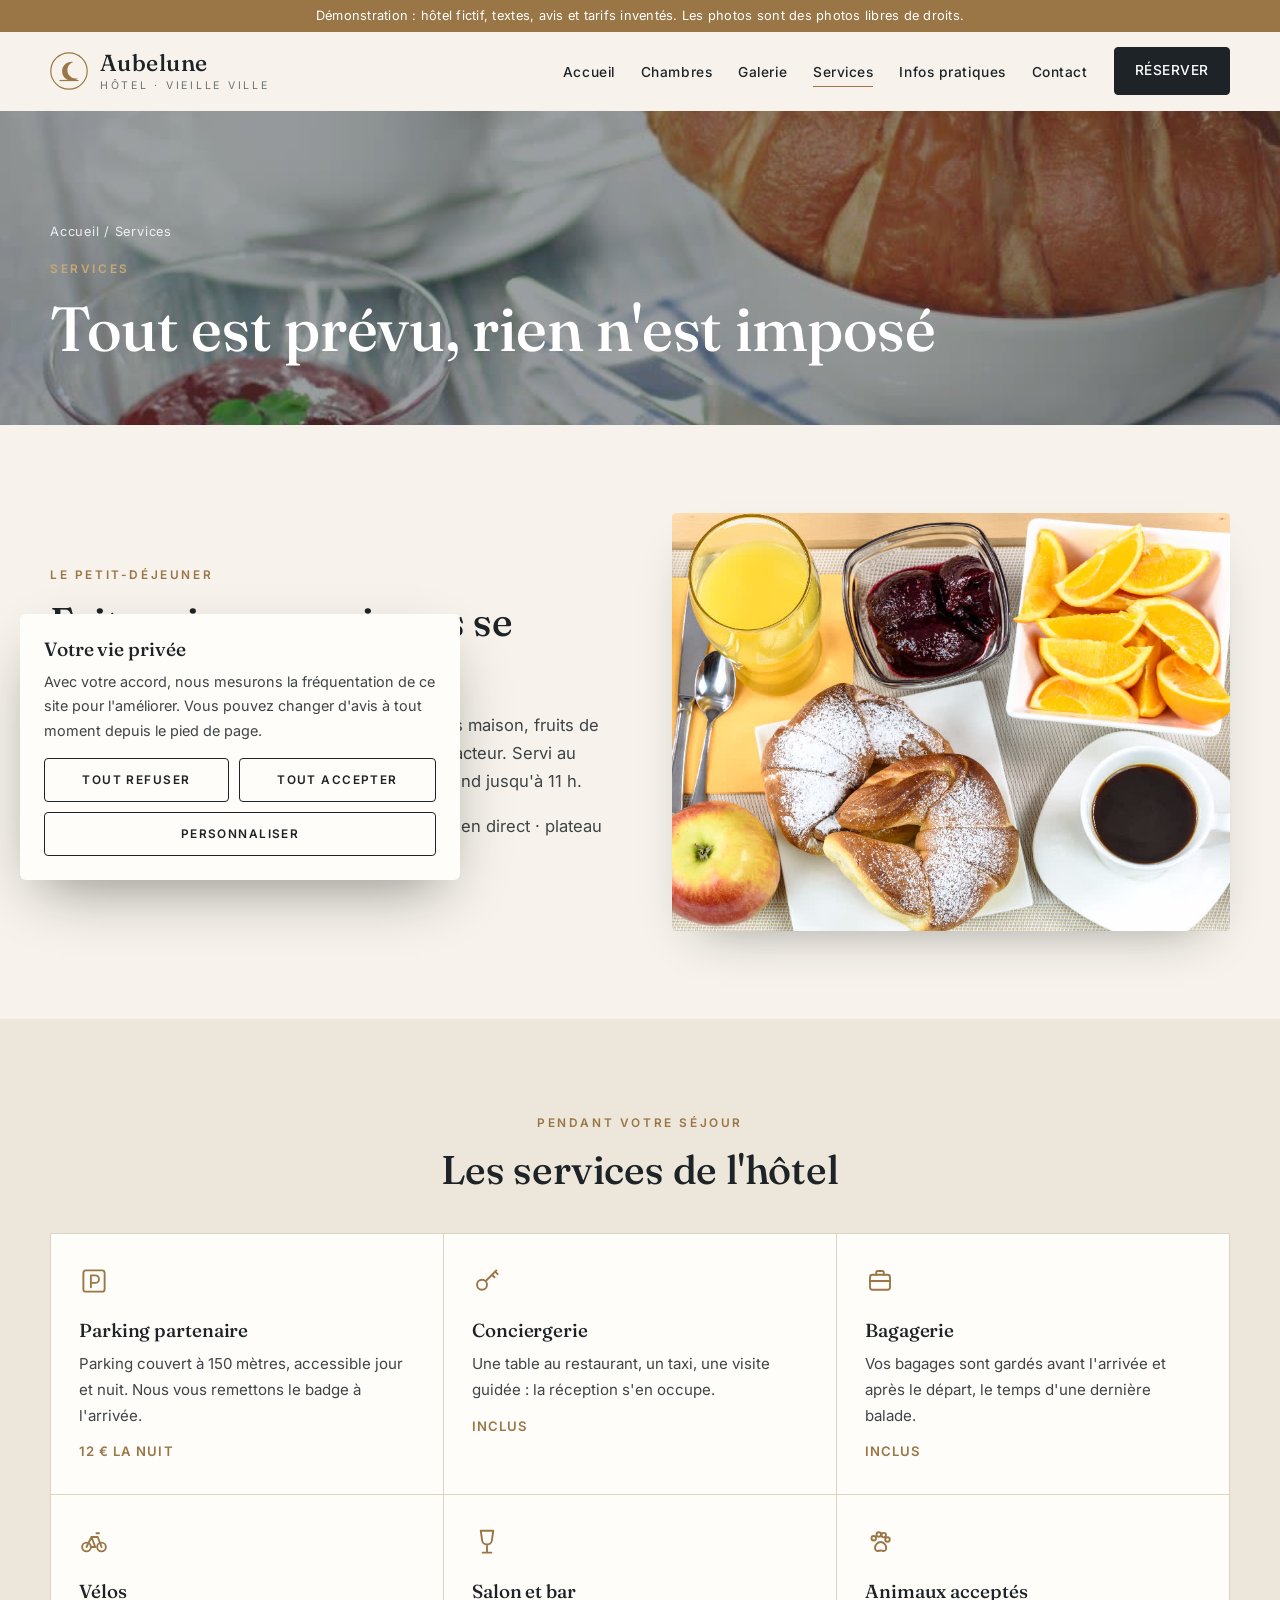
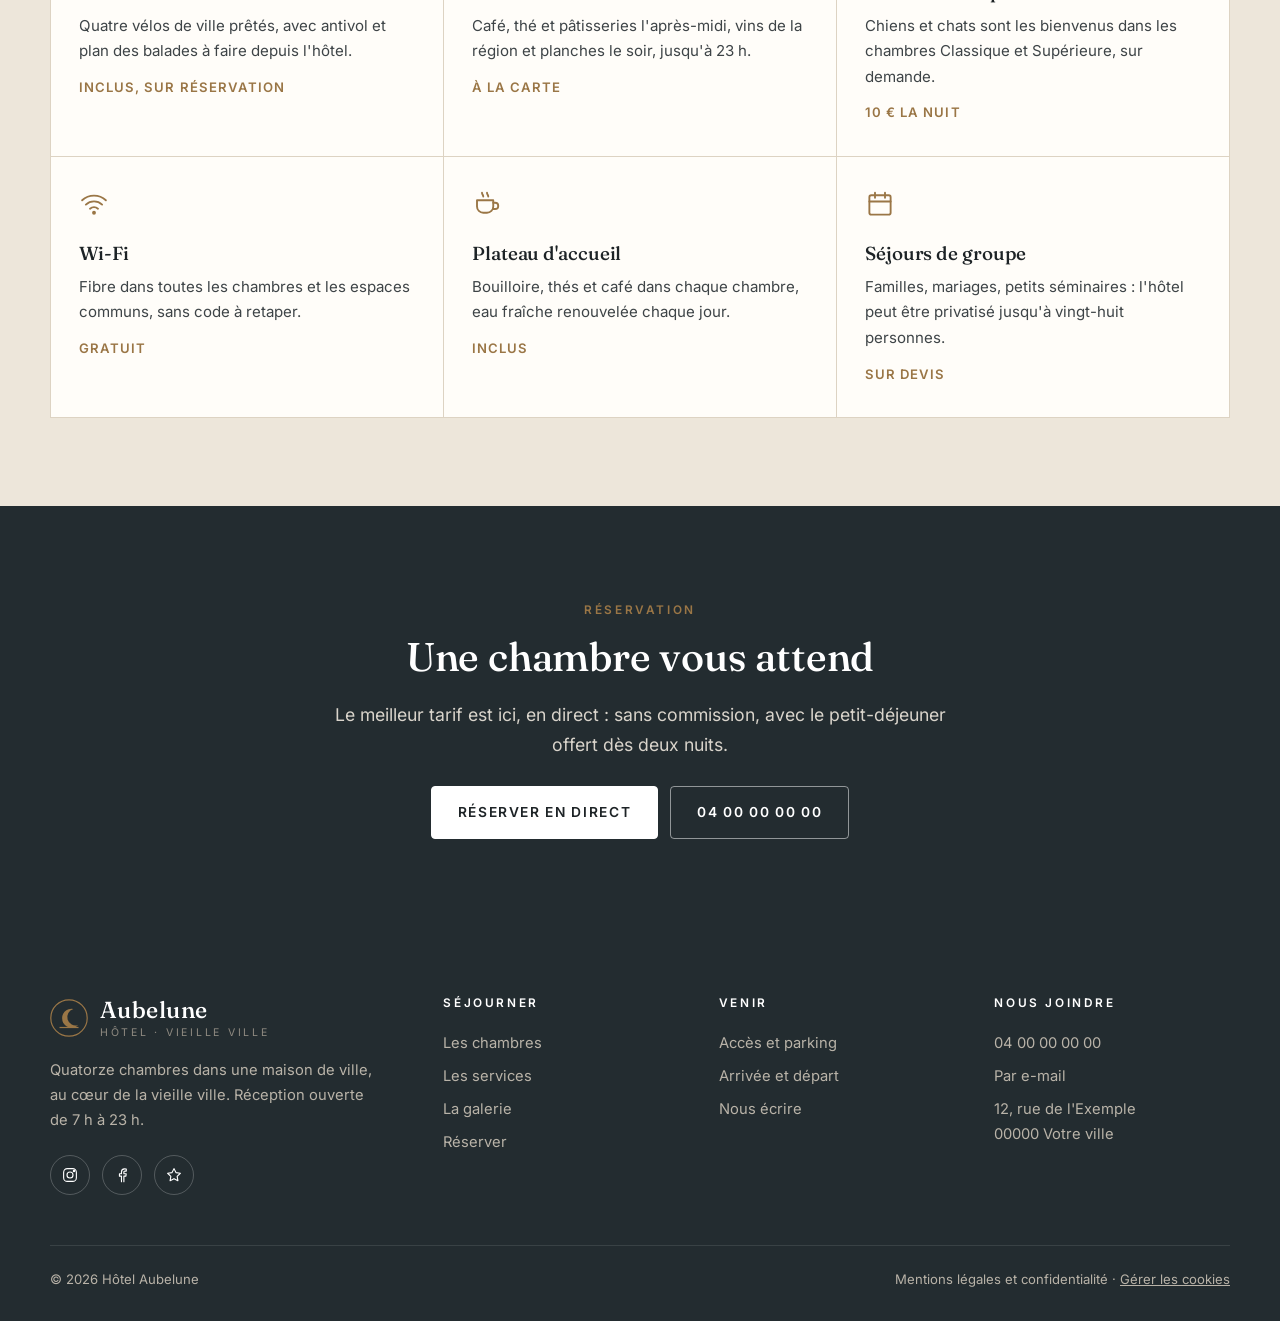
<file: services.html>
<!doctype html>
<html lang="fr">
<head>
  <meta charset="utf-8">
  <meta name="viewport" content="width=device-width, initial-scale=1">
  <title>Services : petit-déjeuner, parking, conciergerie | Hôtel Aubelune</title>
  <meta name="description" content="Les services de l'Hôtel Aubelune : petit-déjeuner maison, parking partenaire, bagagerie, vélos, conciergerie, salon et bar, animaux acceptés.">
  <!-- Démonstration : hors des moteurs de recherche. Le vrai site sera indexé. -->
  <meta name="robots" content="noindex, nofollow">
  <meta property="og:type" content="website">
  <meta property="og:locale" content="fr_FR">
  <meta property="og:title" content="Services : petit-déjeuner, parking, conciergerie | Hôtel Aubelune">
  <meta property="og:description" content="Les services de l'Hôtel Aubelune : petit-déjeuner maison, parking partenaire, bagagerie, vélos, conciergerie, salon et bar, animaux acceptés.">
  <meta name="theme-color" content="#232C30">
  <link rel="icon" href="data:image/svg+xml,%3Csvg%20xmlns%3D%22http%3A%2F%2Fwww.w3.org%2F2000%2Fsvg%22%20viewBox%3D%220%200%2048%2048%22%20aria-hidden%3D%22true%22%3E%3Ccircle%20cx%3D%2224%22%20cy%3D%2224%22%20r%3D%2223%22%20fill%3D%22none%22%20stroke%3D%22%239A7646%22%20stroke-width%3D%221.5%22%2F%3E%3Cpath%20d%3D%22M29.5%2012.5a12%2012%200%201%200%206%2020.5%2010%2010%200%201%201-6-20.5z%22%20fill%3D%22%239A7646%22%2F%3E%3Cpath%20d%3D%22M12%2036h24%22%20stroke%3D%22%239A7646%22%20stroke-width%3D%221.5%22%2F%3E%3C%2Fsvg%3E">
  <link rel="preload" href="assets/fonts/fraunces.woff2" as="font" type="font/woff2" crossorigin>
  <link rel="stylesheet" href="assets/style.css">
</head>
<body>
  <div class="bandeau-demo">Démonstration : hôtel fictif, textes, avis et tarifs inventés. Les photos sont des photos libres de droits.</div>
  <header class="entete">
    <div class="conteneur">
      <a class="marque" href="index.html" aria-label="Hôtel Aubelune, accueil"><svg viewBox="0 0 48 48" aria-hidden="true"><circle cx="24" cy="24" r="23" fill="none" stroke="#9A7646" stroke-width="1.5"/><path d="M29.5 12.5a12 12 0 1 0 6 20.5 10 10 0 1 1-6-20.5z" fill="#9A7646"/><path d="M12 36h24" stroke="#9A7646" stroke-width="1.5"/></svg><span class="marque-nom"><strong>Aubelune</strong><span>Hôtel · Vieille ville</span></span></a>
      <button class="bouton-menu" aria-label="Ouvrir le menu" aria-expanded="false" aria-controls="navigation"><span></span><span></span><span></span></button>
      <nav class="nav" id="navigation" aria-label="Navigation principale">
        <ul>
          <li><a href="index.html">Accueil</a></li>
          <li><a href="chambres.html">Chambres</a></li>
          <li><a href="galerie.html">Galerie</a></li>
          <li><a href="services.html" aria-current="page">Services</a></li>
          <li><a href="infos-pratiques.html">Infos pratiques</a></li>
          <li><a href="contact.html">Contact</a></li>
          <li><a class="bouton" href="#reserver" data-reserver>Réserver</a></li>
        </ul>
      </nav>
    </div>
  </header>
  <main>

    <section class="page-titre">
      <img src="assets/photos/petit-dejeuner-croissant.jpg" alt="" fetchpriority="high">
      <div class="conteneur"><p class="fil"><a href="index.html">Accueil</a> / Services</p><span class="surtitre">Services</span><h1>Tout est prévu, rien n'est imposé</h1></div>
    </section>
    <section>
      <div class="conteneur duo">
        <div>
          <span class="surtitre">Le petit-déjeuner</span>
          <h2>Fait maison, servi sans se presser</h2>
          <p>Pain et viennoiseries du boulanger voisin, confitures maison, fruits de saison, œufs préparés à la demande, café de torréfacteur. Servi au salon ou dans le patio de 7 h à 10 h 30, et le week-end jusqu'à 11 h.</p>
          <p><strong style="color:var(--encre)">16 € par personne</strong> · offert dès deux nuits réservées en direct · plateau en chambre sur demande.</p>
        </div>
        <div class="photo"><img src="assets/photos/petit-dejeuner.jpg" alt="Petit-déjeuner avec café, jus et viennoiseries" loading="lazy"></div>
      </div>
    </section>
    <section class="fond-lin">
      <div class="conteneur">
        <div class="centre"><span class="surtitre">Pendant votre séjour</span><h2>Les services de l'hôtel</h2></div>
        <div class="grille-services">
          <div class="service"><svg viewBox="0 0 24 24" fill="none" stroke="currentColor" stroke-width="1.5" stroke-linecap="round" stroke-linejoin="round" aria-hidden="true"><rect x="3.5" y="3.5" width="17" height="17" rx="2"/><path d="M9.5 17V7.5h3.5a3 3 0 0 1 0 6H9.5"/></svg><h3>Parking partenaire</h3><p>Parking couvert à 150 mètres, accessible jour et nuit. Nous vous remettons le badge à l'arrivée.</p><span class="tarif">12 € la nuit</span></div>
          <div class="service"><svg viewBox="0 0 24 24" fill="none" stroke="currentColor" stroke-width="1.5" stroke-linecap="round" stroke-linejoin="round" aria-hidden="true"><circle cx="8" cy="15" r="4"/><path d="M11 12l8.5-8.5M16 7l2 2M18.5 4.5l2 2"/></svg><h3>Conciergerie</h3><p>Une table au restaurant, un taxi, une visite guidée : la réception s'en occupe.</p><span class="tarif">Inclus</span></div>
          <div class="service"><svg viewBox="0 0 24 24" fill="none" stroke="currentColor" stroke-width="1.5" stroke-linecap="round" stroke-linejoin="round" aria-hidden="true"><rect x="4" y="7" width="16" height="12" rx="2"/><path d="M9 7V5a1 1 0 0 1 1-1h4a1 1 0 0 1 1 1v2M4 12h16"/></svg><h3>Bagagerie</h3><p>Vos bagages sont gardés avant l'arrivée et après le départ, le temps d'une dernière balade.</p><span class="tarif">Inclus</span></div>
          <div class="service"><svg viewBox="0 0 24 24" fill="none" stroke="currentColor" stroke-width="1.5" stroke-linecap="round" stroke-linejoin="round" aria-hidden="true"><circle cx="6" cy="16" r="3.5"/><circle cx="18" cy="16" r="3.5"/><path d="M6 16l4-8h5l3 8M10 8l3 8h-3M14 5h2"/></svg><h3>Vélos</h3><p>Quatre vélos de ville prêtés, avec antivol et plan des balades à faire depuis l'hôtel.</p><span class="tarif">Inclus, sur réservation</span></div>
          <div class="service"><svg viewBox="0 0 24 24" fill="none" stroke="currentColor" stroke-width="1.5" stroke-linecap="round" stroke-linejoin="round" aria-hidden="true"><path d="M7 3h10l-1 7a4 4 0 0 1-8 0L7 3zM12 14v6M8.5 20.5h7"/></svg><h3>Salon et bar</h3><p>Café, thé et pâtisseries l'après-midi, vins de la région et planches le soir, jusqu'à 23 h.</p><span class="tarif">À la carte</span></div>
          <div class="service"><svg viewBox="0 0 24 24" fill="none" stroke="currentColor" stroke-width="1.5" stroke-linecap="round" stroke-linejoin="round" aria-hidden="true"><circle cx="7" cy="9" r="1.8"/><circle cx="11" cy="6" r="1.8"/><circle cx="15" cy="6.5" r="1.8"/><circle cx="18" cy="10" r="1.8"/><path d="M8 17c0-2.8 2-5 4.5-5s4.5 2.2 4.5 5c0 1.7-1.5 2.5-3 2-1-.3-2-.3-3 0-1.5.5-3-.3-3-2z"/></svg><h3>Animaux acceptés</h3><p>Chiens et chats sont les bienvenus dans les chambres Classique et Supérieure, sur demande.</p><span class="tarif">10 € la nuit</span></div>
          <div class="service"><svg viewBox="0 0 24 24" fill="none" stroke="currentColor" stroke-width="1.5" stroke-linecap="round" stroke-linejoin="round" aria-hidden="true"><path d="M2.5 9a14 14 0 0 1 19 0M5.5 12.5a9.5 9.5 0 0 1 13 0M8.8 15.8a5 5 0 0 1 6.4 0"/><circle cx="12" cy="19" r=".8" fill="currentColor"/></svg><h3>Wi-Fi</h3><p>Fibre dans toutes les chambres et les espaces communs, sans code à retaper.</p><span class="tarif">Gratuit</span></div>
          <div class="service"><svg viewBox="0 0 24 24" fill="none" stroke="currentColor" stroke-width="1.5" stroke-linecap="round" stroke-linejoin="round" aria-hidden="true"><path d="M4 9h13v5a5 5 0 0 1-5 5H9a5 5 0 0 1-5-5V9z"/><path d="M17 11h1.5a2.5 2.5 0 0 1 0 5H17M8 3c0 1.5 1 1.5 1 3M12 3c0 1.5 1 1.5 1 3"/></svg><h3>Plateau d'accueil</h3><p>Bouilloire, thés et café dans chaque chambre, eau fraîche renouvelée chaque jour.</p><span class="tarif">Inclus</span></div>
          <div class="service"><svg viewBox="0 0 24 24" fill="none" stroke="currentColor" stroke-width="1.5" stroke-linecap="round" stroke-linejoin="round" aria-hidden="true"><rect x="3.5" y="5" width="17" height="15.5" rx="1.5"/><path d="M3.5 10h17M8 3v4M16 3v4"/></svg><h3>Séjours de groupe</h3><p>Familles, mariages, petits séminaires : l'hôtel peut être privatisé jusqu'à vingt-huit personnes.</p><span class="tarif">Sur devis</span></div>
        </div>
      </div>
    </section>
    
    <section class="fond-nuit appel">
      <div class="conteneur">
        <span class="surtitre">Réservation</span>
        <h2>Une chambre vous attend</h2>
        <p class="intro" style="margin-inline:auto">Le meilleur tarif est ici, en direct : sans commission, avec le petit-déjeuner offert dès deux nuits.</p>
        <div class="boutons"><a class="bouton bouton-clair" href="#reserver" data-reserver>Réserver en direct</a><a class="bouton bouton-ligne" style="color:#fff;border-color:rgba(255,255,255,.5)" href="tel:+33400000000">04 00 00 00 00</a></div>
      </div>
    </section>
  </main>
  <footer class="pied">
    <div class="conteneur">
      <div class="grille">
        <div>
          <a class="marque" href="index.html" aria-label="Accueil"><svg viewBox="0 0 48 48" aria-hidden="true"><circle cx="24" cy="24" r="23" fill="none" stroke="#9A7646" stroke-width="1.5"/><path d="M29.5 12.5a12 12 0 1 0 6 20.5 10 10 0 1 1-6-20.5z" fill="#9A7646"/><path d="M12 36h24" stroke="#9A7646" stroke-width="1.5"/></svg><span class="marque-nom"><strong>Aubelune</strong><span>Hôtel · Vieille ville</span></span></a>
          <p style="margin-top:20px;max-width:330px">Quatorze chambres dans une maison de ville, au cœur de la vieille ville. Réception ouverte de 7 h à 23 h.</p>
          <div class="reseaux">
            <a href="#" aria-label="Instagram de l'hôtel (lien à brancher)" title="Instagram : lien vers votre compte"><svg viewBox="0 0 24 24" fill="none" stroke="currentColor" stroke-width="1.5" stroke-linecap="round" stroke-linejoin="round" aria-hidden="true"><rect x="3.5" y="3.5" width="17" height="17" rx="5"/><circle cx="12" cy="12" r="4"/><circle cx="17.3" cy="6.7" r=".9" fill="currentColor"/></svg></a>
            <a href="#" aria-label="Facebook de l'hôtel (lien à brancher)" title="Facebook : lien vers votre page"><svg viewBox="0 0 24 24" fill="none" stroke="currentColor" stroke-width="1.5" stroke-linecap="round" stroke-linejoin="round" aria-hidden="true"><path d="M14.5 21v-7.5h2.7l.4-3.2h-3.1V8.4c0-.9.3-1.6 1.6-1.6h1.6V4a21 21 0 0 0-2.4-.1c-2.4 0-4 1.4-4 4.1v2.3H8.6v3.2h2.7V21"/></svg></a>
            <a href="#" aria-label="Avis des clients (lien à brancher)" title="Avis : lien vers votre fiche Google"><svg viewBox="0 0 24 24" fill="none" stroke="currentColor" stroke-width="1.5" stroke-linecap="round" stroke-linejoin="round" aria-hidden="true"><path d="M12 3.5l2.6 5.3 5.9.9-4.3 4.1 1 5.8L12 16.9l-5.2 2.7 1-5.8-4.3-4.1 5.9-.9z"/></svg></a>
          </div>
        </div>
        <div>
          <h4>Séjourner</h4>
          <ul><li><a href="chambres.html">Les chambres</a></li><li><a href="services.html">Les services</a></li><li><a href="galerie.html">La galerie</a></li><li><a href="#reserver" data-reserver>Réserver</a></li></ul>
        </div>
        <div>
          <h4>Venir</h4>
          <ul><li><a href="infos-pratiques.html">Accès et parking</a></li><li><a href="infos-pratiques.html#horaires">Arrivée et départ</a></li><li><a href="contact.html">Nous écrire</a></li></ul>
        </div>
        <div>
          <h4>Nous joindre</h4>
          <ul><li><a href="tel:+33400000000">04 00 00 00 00</a></li><li><a href="mailto:bonjour@hotel-aubelune.example">Par e-mail</a></li><li>12, rue de l'Exemple<br>00000 Votre ville</li></ul>
        </div>
      </div>
      <div class="pied-bas">
        <span>© <span data-annee>2026</span> Hôtel Aubelune</span>
        <span><a href="mentions-legales.html">Mentions légales et confidentialité</a> · <button class="lien-bouton" data-gerer-cookies>Gérer les cookies</button></span>
      </div>
    </div>
  </footer>
  <div class="barre-mobile">
    <a class="bouton bouton-ligne" href="tel:+33400000000">Appeler</a>
    <a class="bouton" href="#reserver" data-reserver>Réserver</a>
  </div>
  <dialog class="moteur" id="moteur" aria-labelledby="moteur-titre">
    <div class="moteur-entete"><strong id="moteur-titre">Réserver votre séjour</strong><button class="fermer-moteur" aria-label="Fermer">×</button></div>
    <div class="moteur-corps">
      <span class="etiquette-fictif">Moteur de réservation fictif</span>
      <form>
        <div class="moteur-champs">
          <label>Arrivée<input type="date" name="arrivee" data-date="arrivee" required></label>
          <label>Départ<input type="date" name="depart" data-date="depart" required></label>
          <label>Voyageurs<select name="personnes"><option>1 adulte</option><option selected>2 adultes</option><option>2 adultes, 1 enfant</option><option>2 adultes, 2 enfants</option><option>3 adultes</option></select></label>
        </div>
        <label class="visually-hidden" for="moteur-chambre">Chambre</label>
        <select id="moteur-chambre" name="chambre" class="visually-hidden"><option value="">Toutes les chambres</option><option value="classique">Chambre Classique</option><option value="superieure">Chambre Supérieure</option><option value="balcon">Chambre Deluxe avec balcon</option><option value="suite">Suite Aubelune</option></select>
        <button class="bouton" type="submit" style="width:100%">Voir les disponibilités</button>
      </form>
      <p class="resultat-moteur" role="status" aria-live="polite"></p>
      <div class="branchement"><strong>Ici se branche votre moteur de réservation.</strong> Celui que vous utilisez déjà (le module de votre gestionnaire de chambres ou de votre channel manager) ou un nouveau : ce bouton l'ouvre avec les dates choisies, et vos disponibilités restent à jour partout.</div>
    </div>
  </dialog>
  <div class="cookies" role="dialog" aria-labelledby="cookies-titre">
    <h2 id="cookies-titre">Votre vie privée</h2>
    <p>Avec votre accord, nous mesurons la fréquentation de ce site pour l'améliorer. Vous pouvez changer d'avis à tout moment depuis le pied de page.</p>
    <div class="cookies-actions">
      <button class="bouton bouton-ligne" data-cookies="refuser">Tout refuser</button>
      <button class="bouton bouton-ligne" data-cookies="accepter">Tout accepter</button>
      <button class="bouton bouton-ligne" data-cookies="personnaliser">Personnaliser</button>
    </div>
    <div class="cookies-detail">
      <div class="categorie"><div><strong>Nécessaires</strong><span>Mémorisent votre choix pendant six mois. Toujours actifs.</span></div><input type="checkbox" class="interrupteur" checked disabled aria-label="Cookies nécessaires, toujours actifs"></div>
      <div class="categorie"><div><strong>Mesure d'audience</strong><span>Statistiques de fréquentation, sans publicité ni revente.</span></div><input type="checkbox" class="interrupteur" id="mesure-audience" aria-label="Mesure d'audience"></div>
      <div class="cookies-actions"><button class="bouton" data-cookies="enregistrer">Enregistrer mes choix</button></div>
    </div>
  </div>
  <script src="assets/site.js" defer></script>
</body>
</html>
</file>
<file: assets/style.css>
/* Démo hôtel : ivoire, encre et laiton ; photos pleine largeur, réservation à portée de pouce */
@font-face { font-family: "Fraunces"; src: url("fonts/fraunces.woff2") format("woff2"); font-weight: 400 700; font-display: swap; }
@font-face { font-family: "Inter"; src: url("fonts/inter.woff2") format("woff2"); font-weight: 100 900; font-display: swap; }

:root {
  --encre: #1D2326;
  --nuit: #232C30;
  --texte: #3E4447;
  --discret: #6D7275;
  --laiton: #9A7646;
  --laiton-clair: #C8A874;
  --ivoire: #F7F3EC;
  --lin: #EDE6DA;
  --trait: #DDD3C3;
  --blanc: #FFFDF9;
  --rayon: 4px;
  --ombre: 0 22px 50px -28px rgba(20, 24, 26, .45);
}

*, *::before, *::after { box-sizing: border-box; }
html { scroll-behavior: smooth; -webkit-text-size-adjust: 100%; }
body { margin: 0; font-family: "Inter", system-ui, sans-serif; font-size: 16.5px; line-height: 1.7; color: var(--texte); background: var(--ivoire); overflow-x: hidden; }
img { max-width: 100%; display: block; }
a { color: inherit; }
button { font: inherit; }
h1, h2, h3, h4 { font-family: "Fraunces", Georgia, serif; color: var(--encre); line-height: 1.15; margin: 0 0 .5em; font-weight: 500; letter-spacing: -.005em; }
h1 { font-size: clamp(2.2rem, 5.2vw, 3.9rem); }
h2 { font-size: clamp(1.7rem, 3.4vw, 2.5rem); }
h3 { font-size: 1.3rem; }
p { margin: 0 0 1em; }
.conteneur { width: min(1180px, 100% - 40px); margin-inline: auto; }
section { padding: 88px 0; }
.surtitre { display: inline-block; font-size: .74rem; font-weight: 600; letter-spacing: .22em; text-transform: uppercase; color: var(--laiton); margin-bottom: 14px; }
.intro { font-size: 1.1rem; max-width: 660px; }
.centre { text-align: center; }
.centre .intro { margin-inline: auto; }
.fond-lin { background: var(--lin); }
.fond-blanc { background: var(--blanc); }
.fond-nuit { background: var(--nuit); color: #D9D4CB; }
.fond-nuit h2, .fond-nuit h3 { color: #fff; }
.visually-hidden { position: absolute; width: 1px; height: 1px; overflow: hidden; clip: rect(0 0 0 0); white-space: nowrap; }
:focus-visible { outline: 2px solid var(--laiton); outline-offset: 3px; }

/* Boutons */
.bouton { display: inline-flex; align-items: center; justify-content: center; gap: 10px; padding: 14px 26px; border: 1px solid var(--encre); background: var(--encre); color: #fff; text-decoration: none; font-size: .86rem; font-weight: 600; letter-spacing: .12em; text-transform: uppercase; border-radius: var(--rayon); cursor: pointer; transition: background .2s, color .2s, border-color .2s; }
.bouton:hover { background: var(--laiton); border-color: var(--laiton); }
.bouton-ligne { background: transparent; color: var(--encre); }
.bouton-ligne:hover { color: #fff; }
.bouton-clair { background: #fff; color: var(--encre); border-color: #fff; }
.bouton-clair:hover { background: var(--laiton); border-color: var(--laiton); color: #fff; }
.lien-fleche { color: var(--laiton); font-weight: 600; text-decoration: none; font-size: .9rem; letter-spacing: .06em; }
.lien-fleche:hover { text-decoration: underline; }
.lien-bouton { background: none; border: 0; padding: 0; color: inherit; text-decoration: underline; cursor: pointer; }
.boutons { display: flex; flex-wrap: wrap; gap: 12px; }

/* Bandeau de démonstration */
.bandeau-demo { background: var(--laiton); color: #fff; font-size: .8rem; text-align: center; padding: 7px 16px; line-height: 1.4; letter-spacing: .02em; }

/* En-tête */
.entete { position: sticky; top: 0; z-index: 50; background: rgba(247, 243, 236, .96); backdrop-filter: blur(8px); border-bottom: 1px solid transparent; transition: border-color .2s, box-shadow .2s; }
.entete.defile { border-color: var(--trait); box-shadow: 0 8px 24px -20px rgba(0, 0, 0, .4); }
.entete .conteneur { display: flex; align-items: center; justify-content: space-between; gap: 20px; min-height: 78px; }
.marque { display: flex; align-items: center; gap: 12px; text-decoration: none; color: var(--encre); }
.marque svg { width: 38px; height: 38px; flex: none; }
.marque-nom { display: flex; flex-direction: column; line-height: 1.1; }
.marque-nom strong { font-family: "Fraunces", Georgia, serif; font-weight: 500; font-size: 1.45rem; letter-spacing: .02em; }
.marque-nom span { font-size: .66rem; letter-spacing: .26em; text-transform: uppercase; color: var(--discret); margin-top: 4px; }
.nav ul { list-style: none; margin: 0; padding: 0; display: flex; align-items: center; gap: 26px; }
.nav a { text-decoration: none; font-size: .86rem; font-weight: 500; letter-spacing: .04em; color: var(--encre); padding: 6px 0; border-bottom: 1px solid transparent; }
.nav a:hover, .nav a[aria-current="page"] { border-color: var(--laiton); }
.nav .bouton { color: #fff; padding: 11px 20px; border-bottom: 1px solid var(--encre); }
.nav .bouton:hover { border-color: var(--laiton); }
.bouton-menu { display: none; background: none; border: 0; width: 44px; height: 44px; padding: 10px; cursor: pointer; }
.bouton-menu span { display: block; height: 2px; background: var(--encre); margin: 5px 0; transition: transform .2s, opacity .2s; }
.bouton-menu[aria-expanded="true"] span:nth-child(1) { transform: translateY(7px) rotate(45deg); }
.bouton-menu[aria-expanded="true"] span:nth-child(2) { opacity: 0; }
.bouton-menu[aria-expanded="true"] span:nth-child(3) { transform: translateY(-7px) rotate(-45deg); }

/* Héros de l'accueil */
.heros { position: relative; min-height: min(86vh, 760px); display: flex; align-items: flex-end; padding: 0; color: #fff; background: var(--nuit); }
.heros > img { position: absolute; inset: 0; width: 100%; height: 100%; object-fit: cover; }
.heros::after { content: ""; position: absolute; inset: 0; background: linear-gradient(90deg, rgba(20, 24, 26, .7) 0%, rgba(20, 24, 26, .35) 60%, rgba(20, 24, 26, .15) 100%), linear-gradient(180deg, rgba(20, 24, 26, .1) 40%, rgba(20, 24, 26, .6) 100%); }
.heros .conteneur { position: relative; z-index: 1; padding: 120px 0 56px; }
.heros h1 { color: #fff; max-width: 820px; }
.heros .surtitre { color: var(--laiton-clair); }
.heros .intro { color: rgba(255, 255, 255, .9); }
.note-avis { display: inline-flex; align-items: center; gap: 10px; margin-top: 8px; font-size: .9rem; color: rgba(255, 255, 255, .9); text-decoration: none; }
.etoiles { color: var(--laiton-clair); letter-spacing: 2px; }

/* Barre de réservation */
.barre-resa { display: grid; grid-template-columns: repeat(3, 1fr) auto; gap: 1px; background: var(--trait); border: 1px solid var(--trait); margin-top: 34px; max-width: 900px; border-radius: var(--rayon); overflow: hidden; box-shadow: var(--ombre); }
.barre-resa label { min-width: 0; display: flex; flex-direction: column; gap: 2px; background: var(--blanc); padding: 12px 18px; color: var(--discret); font-size: .7rem; letter-spacing: .16em; text-transform: uppercase; font-weight: 600; }
.barre-resa input, .barre-resa select { border: 0; background: transparent; font: inherit; font-size: 1rem; letter-spacing: 0; text-transform: none; color: var(--encre); font-weight: 500; padding: 2px 0; min-width: 0; width: 100%; }
.barre-resa .bouton { border-radius: 0; padding-inline: 30px; }

/* Titres de page intérieure */
.page-titre { position: relative; padding: 0; color: #fff; background: var(--nuit); }
.page-titre > img { position: absolute; inset: 0; width: 100%; height: 100%; object-fit: cover; opacity: .55; }
.page-titre .conteneur { position: relative; padding: 110px 0 60px; }
.page-titre h1 { color: #fff; margin: 0; }
.page-titre .surtitre { color: var(--laiton-clair); }
.page-titre.simple { background: var(--lin); color: var(--texte); }
.page-titre.simple h1 { color: var(--encre); }
.page-titre.simple .conteneur { padding: 70px 0 40px; }
.fil { font-size: .8rem; letter-spacing: .06em; margin-bottom: 10px; opacity: .85; }
.fil a { text-decoration: none; }
.fil a:hover { text-decoration: underline; }

/* Deux colonnes texte / photo */
.duo { display: grid; grid-template-columns: 1fr 1fr; gap: 64px; align-items: center; }
.duo.inverse > :first-child { order: 2; }
.photo { position: relative; overflow: hidden; border-radius: var(--rayon); box-shadow: var(--ombre); }
.photo img { width: 100%; height: auto; object-fit: cover; aspect-ratio: 4 / 3; }
.photo.haute img { aspect-ratio: 4 / 5; }
.legende-photo { position: absolute; left: 12px; bottom: 12px; background: rgba(29, 35, 38, .72); color: #fff; font-size: .72rem; padding: 4px 10px; border-radius: 2px; letter-spacing: .03em; }
.chiffres { display: flex; flex-wrap: wrap; gap: 36px; margin-top: 26px; padding-top: 24px; border-top: 1px solid var(--trait); }
.chiffres strong { display: block; font-family: "Fraunces", Georgia, serif; font-size: 2rem; font-weight: 500; color: var(--encre); line-height: 1; }
.chiffres span { font-size: .82rem; color: var(--discret); }

/* Cartes des chambres */
.grille-chambres { display: grid; grid-template-columns: repeat(3, 1fr); gap: 28px; margin-top: 40px; }
.carte-chambre { background: var(--blanc); border-radius: var(--rayon); overflow: hidden; text-decoration: none; color: inherit; display: flex; flex-direction: column; box-shadow: 0 1px 0 var(--trait); transition: transform .25s, box-shadow .25s; }
.carte-chambre:hover { transform: translateY(-4px); box-shadow: var(--ombre); }
.carte-chambre img { aspect-ratio: 3 / 2; object-fit: cover; width: 100%; height: auto; }
.carte-chambre .corps { padding: 22px 24px 26px; display: flex; flex-direction: column; gap: 6px; flex: 1; }
.carte-chambre h3 { margin: 0; }
.carte-chambre .meta { font-size: .85rem; color: var(--discret); }
.prix { font-size: .9rem; color: var(--discret); margin-top: auto; padding-top: 10px; }
.prix strong { font-family: "Fraunces", Georgia, serif; font-size: 1.5rem; font-weight: 500; color: var(--encre); }

/* Fiche d'une chambre (page Chambres) */
.chambre { display: grid; grid-template-columns: 1.15fr 1fr; gap: 56px; align-items: center; padding: 56px 0; border-top: 1px solid var(--trait); }
.chambre:first-of-type { border-top: 0; }
.chambre:nth-of-type(even) .photo { order: 2; }
.chambre .caracteristiques { display: flex; flex-wrap: wrap; gap: 8px 22px; margin: 6px 0 18px; font-size: .9rem; color: var(--encre); }
.chambre .caracteristiques span { display: inline-flex; align-items: center; gap: 8px; }
.chambre .caracteristiques svg { width: 18px; height: 18px; color: var(--laiton); }
.equipements { list-style: none; padding: 0; margin: 0 0 22px; columns: 2; column-gap: 24px; font-size: .92rem; }
.equipements li { padding: 3px 0 3px 18px; position: relative; break-inside: avoid; }
.equipements li::before { content: ""; position: absolute; left: 0; top: 13px; width: 8px; height: 1px; background: var(--laiton); }
.chambre .pied-chambre { display: flex; flex-wrap: wrap; align-items: center; justify-content: space-between; gap: 16px; padding-top: 18px; border-top: 1px solid var(--trait); }
.chambre .prix { margin: 0; padding: 0; }
.note-tarifs { font-size: .85rem; color: var(--discret); margin-top: 26px; }

/* Avis */
.grille-avis { display: grid; grid-template-columns: repeat(3, 1fr); gap: 28px; margin-top: 40px; }
.avis { background: var(--blanc); padding: 30px; border-radius: var(--rayon); display: flex; flex-direction: column; gap: 12px; }
.avis blockquote { margin: 0; font-family: "Fraunces", Georgia, serif; font-size: 1.12rem; line-height: 1.5; color: var(--encre); }
.avis footer { font-size: .84rem; color: var(--discret); margin-top: auto; }

/* Services */
.grille-services { display: grid; grid-template-columns: repeat(3, 1fr); gap: 1px; background: var(--trait); border: 1px solid var(--trait); margin-top: 40px; }
.service { background: var(--blanc); padding: 32px 28px; }
.service svg { width: 30px; height: 30px; color: var(--laiton); margin-bottom: 16px; }
.service h3 { font-size: 1.18rem; }
.service p { font-size: .94rem; margin: 0; }
.service .tarif { display: block; margin-top: 12px; font-size: .82rem; letter-spacing: .08em; text-transform: uppercase; color: var(--laiton); font-weight: 600; }

/* Galerie */
.filtres { display: flex; flex-wrap: wrap; gap: 10px; justify-content: center; margin-bottom: 34px; }
.filtre { background: transparent; border: 1px solid var(--trait); padding: 9px 18px; border-radius: 40px; cursor: pointer; font-size: .85rem; color: var(--encre); }
.filtre[aria-pressed="true"] { background: var(--encre); color: #fff; border-color: var(--encre); }
.galerie { display: grid; grid-template-columns: repeat(3, 1fr); gap: 14px; grid-auto-flow: dense; }
.galerie button { position: relative; padding: 0; border: 0; background: var(--lin); cursor: zoom-in; overflow: hidden; border-radius: var(--rayon); aspect-ratio: 4 / 3; }
.galerie button.grand { grid-column: span 2; grid-row: span 2; aspect-ratio: auto; }
.galerie button.haut { grid-row: span 2; aspect-ratio: auto; }
.galerie img { width: 100%; height: 100%; object-fit: cover; transition: transform .5s; }
.galerie button:hover img { transform: scale(1.04); }
.galerie button span { position: absolute; left: 0; right: 0; bottom: 0; padding: 26px 14px 10px; background: linear-gradient(transparent, rgba(0, 0, 0, .55)); color: #fff; font-size: .82rem; text-align: left; opacity: 0; transition: opacity .25s; }
.galerie button:hover span, .galerie button:focus-visible span { opacity: 1; }
.galerie button[hidden] { display: none; }
.apercu-galerie { display: grid; grid-template-columns: 2fr 1fr 1fr; grid-template-rows: 220px 220px; gap: 14px; margin-top: 40px; }
.apercu-galerie a { overflow: hidden; border-radius: var(--rayon); }
.apercu-galerie a:first-child { grid-row: span 2; }
.apercu-galerie img { width: 100%; height: 100%; object-fit: cover; transition: transform .5s; }
.apercu-galerie a:hover img { transform: scale(1.04); }

/* Visionneuse */
.visionneuse { position: fixed; inset: 0; z-index: 200; background: rgba(14, 17, 19, .94); display: none; align-items: center; justify-content: center; padding: 60px 70px; touch-action: pan-y; }
.visionneuse.ouverte { display: flex; }
.visionneuse figure { margin: 0; max-width: 100%; max-height: 100%; display: flex; flex-direction: column; align-items: center; gap: 12px; }
.visionneuse img { max-width: 100%; max-height: calc(100vh - 150px); object-fit: contain; border-radius: 2px; }
.visionneuse figcaption { color: #E9E4DA; font-size: .9rem; text-align: center; }
.visionneuse button { position: absolute; background: rgba(255, 255, 255, .1); color: #fff; border: 1px solid rgba(255, 255, 255, .25); width: 48px; height: 48px; border-radius: 50%; cursor: pointer; font-size: 1.4rem; line-height: 1; display: flex; align-items: center; justify-content: center; }
.visionneuse button:hover { background: rgba(255, 255, 255, .22); }
.visionneuse .fermer { top: 16px; right: 16px; }
.visionneuse .precedent { left: 14px; top: 50%; transform: translateY(-50%); }
.visionneuse .suivant { right: 14px; top: 50%; transform: translateY(-50%); }
.visionneuse .compteur { position: absolute; top: 26px; left: 24px; color: #bdb6aa; font-size: .82rem; letter-spacing: .1em; }
body.sans-defilement { overflow: hidden; }

/* Infos pratiques */
.grille-infos { display: grid; grid-template-columns: repeat(3, 1fr); gap: 28px; }
.info { background: var(--blanc); padding: 30px; border-radius: var(--rayon); }
.info h3 { font-size: 1.15rem; display: flex; align-items: center; gap: 10px; }
.info h3 svg { width: 22px; height: 22px; color: var(--laiton); flex: none; }
.info dl { margin: 0; display: grid; grid-template-columns: auto 1fr; gap: 6px 16px; font-size: .94rem; }
.info dt { color: var(--discret); }
.info dd { margin: 0; color: var(--encre); font-weight: 500; }
.info p, .info ul { font-size: .94rem; }
.info ul { padding-left: 18px; margin: 0; }
.carte-plan { background: var(--blanc); border-radius: var(--rayon); overflow: hidden; box-shadow: var(--ombre); position: relative; }
.carte-plan svg { display: block; width: 100%; height: auto; }

/* Contact */
.contact-grille { display: grid; grid-template-columns: 1fr 1.4fr; gap: 56px; align-items: start; }
.coordonnees { background: var(--nuit); color: #D9D4CB; padding: 36px; border-radius: var(--rayon); }
.coordonnees h2 { color: #fff; font-size: 1.6rem; }
.coordonnees ul { list-style: none; padding: 0; margin: 0 0 24px; }
.coordonnees li { display: flex; gap: 12px; padding: 10px 0; border-bottom: 1px solid rgba(255, 255, 255, .1); font-size: .95rem; }
.coordonnees li svg { width: 20px; height: 20px; color: var(--laiton-clair); flex: none; margin-top: 3px; }
.coordonnees a { color: #fff; }
.formulaire { background: var(--blanc); padding: 40px; border-radius: var(--rayon); }
.formulaire .ligne { display: grid; grid-template-columns: 1fr 1fr; gap: 18px; }
.champ { display: flex; flex-direction: column; gap: 6px; margin-bottom: 18px; }
.champ label { font-size: .8rem; font-weight: 600; letter-spacing: .08em; text-transform: uppercase; color: var(--encre); }
.champ input, .champ select, .champ textarea { font: inherit; font-size: 1rem; padding: 12px 14px; border: 1px solid var(--trait); border-radius: var(--rayon); background: var(--ivoire); color: var(--encre); width: 100%; }
.champ textarea { min-height: 140px; resize: vertical; }
.champ input:focus, .champ select:focus, .champ textarea:focus { outline: none; border-color: var(--laiton); background: #fff; }
.obligatoire { color: var(--laiton); }
.erreur { font-size: .82rem; color: #A2432F; min-height: 0; }
.champ.invalide input, .champ.invalide textarea { border-color: #A2432F; }
.case { display: flex; gap: 10px; align-items: flex-start; font-size: .88rem; margin-bottom: 20px; }
.case input { margin-top: 5px; accent-color: var(--laiton); }
.mention-form { font-size: .8rem; color: var(--discret); margin: 14px 0 0; }
.message-envoi { display: none; background: var(--lin); border-left: 3px solid var(--laiton); padding: 18px 20px; margin-top: 20px; color: var(--encre); }
.message-envoi.visible { display: block; }

/* Texte légal */
.texte-legal { max-width: 780px; }
.texte-legal h2 { font-size: 1.4rem; margin-top: 1.6em; }

/* Appel final */
.appel { text-align: center; }
.appel .boutons { justify-content: center; margin-top: 26px; }

/* Pied de page */
.pied { background: var(--nuit); color: #B9B3A8; padding: 70px 0 30px; font-size: .92rem; }
.pied .grille { display: grid; grid-template-columns: 1.5fr 1fr 1fr 1fr; gap: 40px; }
.pied .marque { color: #fff; }
.pied .marque-nom span { color: #8F8A81; }
.pied h4 { color: #fff; font-family: "Inter", system-ui, sans-serif; font-size: .74rem; letter-spacing: .22em; text-transform: uppercase; font-weight: 600; margin-bottom: 16px; }
.pied ul { list-style: none; padding: 0; margin: 0; }
.pied li { padding: 4px 0; }
.pied a { text-decoration: none; }
.pied a:hover { color: #fff; text-decoration: underline; }
.reseaux { display: flex; gap: 12px; margin-top: 22px; }
.reseaux a { width: 40px; height: 40px; border: 1px solid rgba(255, 255, 255, .22); border-radius: 50%; display: flex; align-items: center; justify-content: center; color: #fff; }
.reseaux a:hover { background: var(--laiton); border-color: var(--laiton); text-decoration: none; }
.reseaux svg { width: 18px; height: 18px; }
.pied-bas { display: flex; flex-wrap: wrap; justify-content: space-between; gap: 12px; margin-top: 50px; padding-top: 22px; border-top: 1px solid rgba(255, 255, 255, .1); font-size: .82rem; }

/* Barre mobile de réservation */
.barre-mobile { display: none; }

/* Fenêtre du moteur de réservation (fictif) */
.moteur { border: 0; padding: 0; width: min(560px, calc(100% - 32px)); border-radius: 6px; box-shadow: 0 30px 80px -20px rgba(0, 0, 0, .6); background: var(--blanc); color: var(--texte); }
.moteur::backdrop { background: rgba(14, 17, 19, .6); }
.moteur-entete { background: var(--nuit); color: #fff; padding: 18px 24px; display: flex; justify-content: space-between; align-items: center; gap: 12px; }
.moteur-entete strong { font-family: "Fraunces", Georgia, serif; font-weight: 500; font-size: 1.2rem; }
.moteur-entete button { background: none; border: 0; color: #fff; font-size: 1.6rem; cursor: pointer; line-height: 1; width: 40px; height: 40px; }
.moteur-corps { padding: 24px; }
.etiquette-fictif { display: inline-block; background: #F3E6CF; color: #6E5226; font-size: .72rem; font-weight: 700; letter-spacing: .14em; text-transform: uppercase; padding: 5px 10px; border-radius: 2px; margin-bottom: 14px; }
.moteur-champs { display: grid; grid-template-columns: 1fr 1fr 1fr; gap: 12px; margin: 16px 0; }
.moteur-champs label { display: flex; flex-direction: column; font-size: .72rem; letter-spacing: .1em; text-transform: uppercase; font-weight: 600; color: var(--discret); gap: 4px; }
.moteur-champs input, .moteur-champs select { font: inherit; font-size: .95rem; padding: 9px 10px; border: 1px solid var(--trait); border-radius: var(--rayon); background: var(--ivoire); color: var(--encre); min-width: 0; }
.branchement { border: 1px dashed var(--laiton); background: var(--ivoire); padding: 14px 16px; font-size: .88rem; margin-top: 16px; }
.branchement code { font-size: .82rem; background: var(--lin); padding: 1px 5px; border-radius: 2px; }
.resultat-moteur { display: none; margin-top: 14px; font-size: .92rem; color: var(--encre); }
.resultat-moteur.visible { display: block; }

/* Bannière cookies */
.cookies { position: fixed; left: 20px; bottom: 20px; z-index: 100; width: min(440px, calc(100% - 40px)); background: var(--blanc); border-radius: 6px; padding: 24px; box-shadow: 0 24px 60px -20px rgba(0, 0, 0, .45); display: none; }
.cookies.visible { display: block; }
.cookies h2 { font-size: 1.2rem; }
.cookies p { font-size: .9rem; }
.cookies-actions { display: flex; flex-wrap: wrap; gap: 10px; }
.cookies-actions .bouton { padding: 11px 14px; font-size: .74rem; flex: 1 1 auto; white-space: nowrap; }
.cookies-detail { display: none; margin-top: 18px; border-top: 1px solid var(--trait); padding-top: 14px; }
.cookies-detail.ouvert { display: block; }
.categorie { display: flex; justify-content: space-between; align-items: center; gap: 16px; padding: 10px 0; font-size: .88rem; }
.categorie span { display: block; color: var(--discret); font-size: .82rem; }
.interrupteur { appearance: none; width: 42px; height: 24px; border-radius: 12px; background: var(--trait); position: relative; cursor: pointer; flex: none; transition: background .2s; }
.interrupteur::after { content: ""; position: absolute; top: 3px; left: 3px; width: 18px; height: 18px; border-radius: 50%; background: #fff; transition: transform .2s; }
.interrupteur:checked { background: var(--laiton); }
.interrupteur:checked::after { transform: translateX(18px); }
.interrupteur:disabled { opacity: .6; cursor: default; }

/* Tablette */
@media (max-width: 1020px) {
  .grille-chambres, .grille-avis, .grille-services, .grille-infos { grid-template-columns: 1fr 1fr; }
  .pied .grille { grid-template-columns: 1fr 1fr; }
  .barre-resa { grid-template-columns: 1fr 1fr; }
  .barre-resa .bouton { grid-column: span 2; padding: 16px; }
}

/* Téléphone */
@media (max-width: 820px) {
  body { font-size: 16px; padding-bottom: 68px; }
  section { padding: 60px 0; }
  .bouton-menu { display: block; }
  .nav { position: fixed; inset: 0 0 0 auto; top: 0; width: min(340px, 86%); background: var(--ivoire); padding: 90px 28px 28px; clip-path: inset(0 0 0 100%); transition: clip-path .3s, visibility .3s; box-shadow: -20px 0 50px -20px rgba(0, 0, 0, .3); visibility: hidden; }
  .nav.ouvert { clip-path: inset(0 -60px 0 -60px); visibility: visible; }
  .nav ul { flex-direction: column; align-items: stretch; gap: 4px; }
  .nav a { display: block; padding: 12px 0; font-size: 1.05rem; border-bottom: 1px solid var(--trait); }
  .nav .bouton { margin-top: 16px; }
  .bouton-menu { position: relative; z-index: 60; }
  .duo, .chambre, .contact-grille { grid-template-columns: 1fr; gap: 32px; }
  .duo.inverse > :first-child, .chambre:nth-of-type(even) .photo { order: 0; }
  .grille-chambres, .grille-avis, .grille-services, .grille-infos { grid-template-columns: 1fr; }
  .galerie { grid-template-columns: 1fr 1fr; gap: 8px; }
  .galerie button.grand { grid-column: span 2; grid-row: span 1; aspect-ratio: 4 / 3; }
  .galerie button.haut { grid-row: span 1; aspect-ratio: 4 / 3; }
  .galerie button span { opacity: 1; font-size: .72rem; padding: 18px 8px 6px; }
  .apercu-galerie { grid-template-columns: 1fr 1fr; grid-template-rows: 200px 130px 130px; }
  .apercu-galerie a:first-child { grid-column: span 2; grid-row: span 1; }
  .heros { min-height: 620px; }
  .heros .conteneur { padding: 90px 0 36px; }
  .barre-resa { grid-template-columns: 1fr 1fr; }
  .barre-resa label:nth-child(3) { grid-column: span 2; }
  .page-titre .conteneur { padding: 80px 0 40px; }
  .formulaire { padding: 24px; }
  .formulaire .ligne { grid-template-columns: 1fr; gap: 0; }
  .equipements { columns: 1; }
  .pied .grille { grid-template-columns: 1fr; gap: 30px; }
  .visionneuse { padding: 56px 8px 80px; }
  .visionneuse .precedent, .visionneuse .suivant { top: auto; bottom: 16px; transform: none; }
  .visionneuse .precedent { left: calc(50% - 60px); }
  .visionneuse .suivant { right: calc(50% - 60px); }
  .moteur-champs { grid-template-columns: 1fr 1fr; }
  .moteur-champs label:last-child { grid-column: span 2; }
  .barre-mobile { display: flex; position: fixed; left: 0; right: 0; bottom: 0; z-index: 40; background: var(--blanc); border-top: 1px solid var(--trait); padding: 10px 12px; gap: 10px; }
  .barre-mobile .bouton { flex: 1; padding: 13px 10px; font-size: .78rem; }
  .cookies { bottom: 78px; left: 12px; width: calc(100% - 24px); }
}
.coordonnees .bouton-clair { color: var(--encre); }
.coordonnees .bouton-clair:hover { color: #fff; }
.heros .surtitre { color: #E6CFA0; }
</file>
